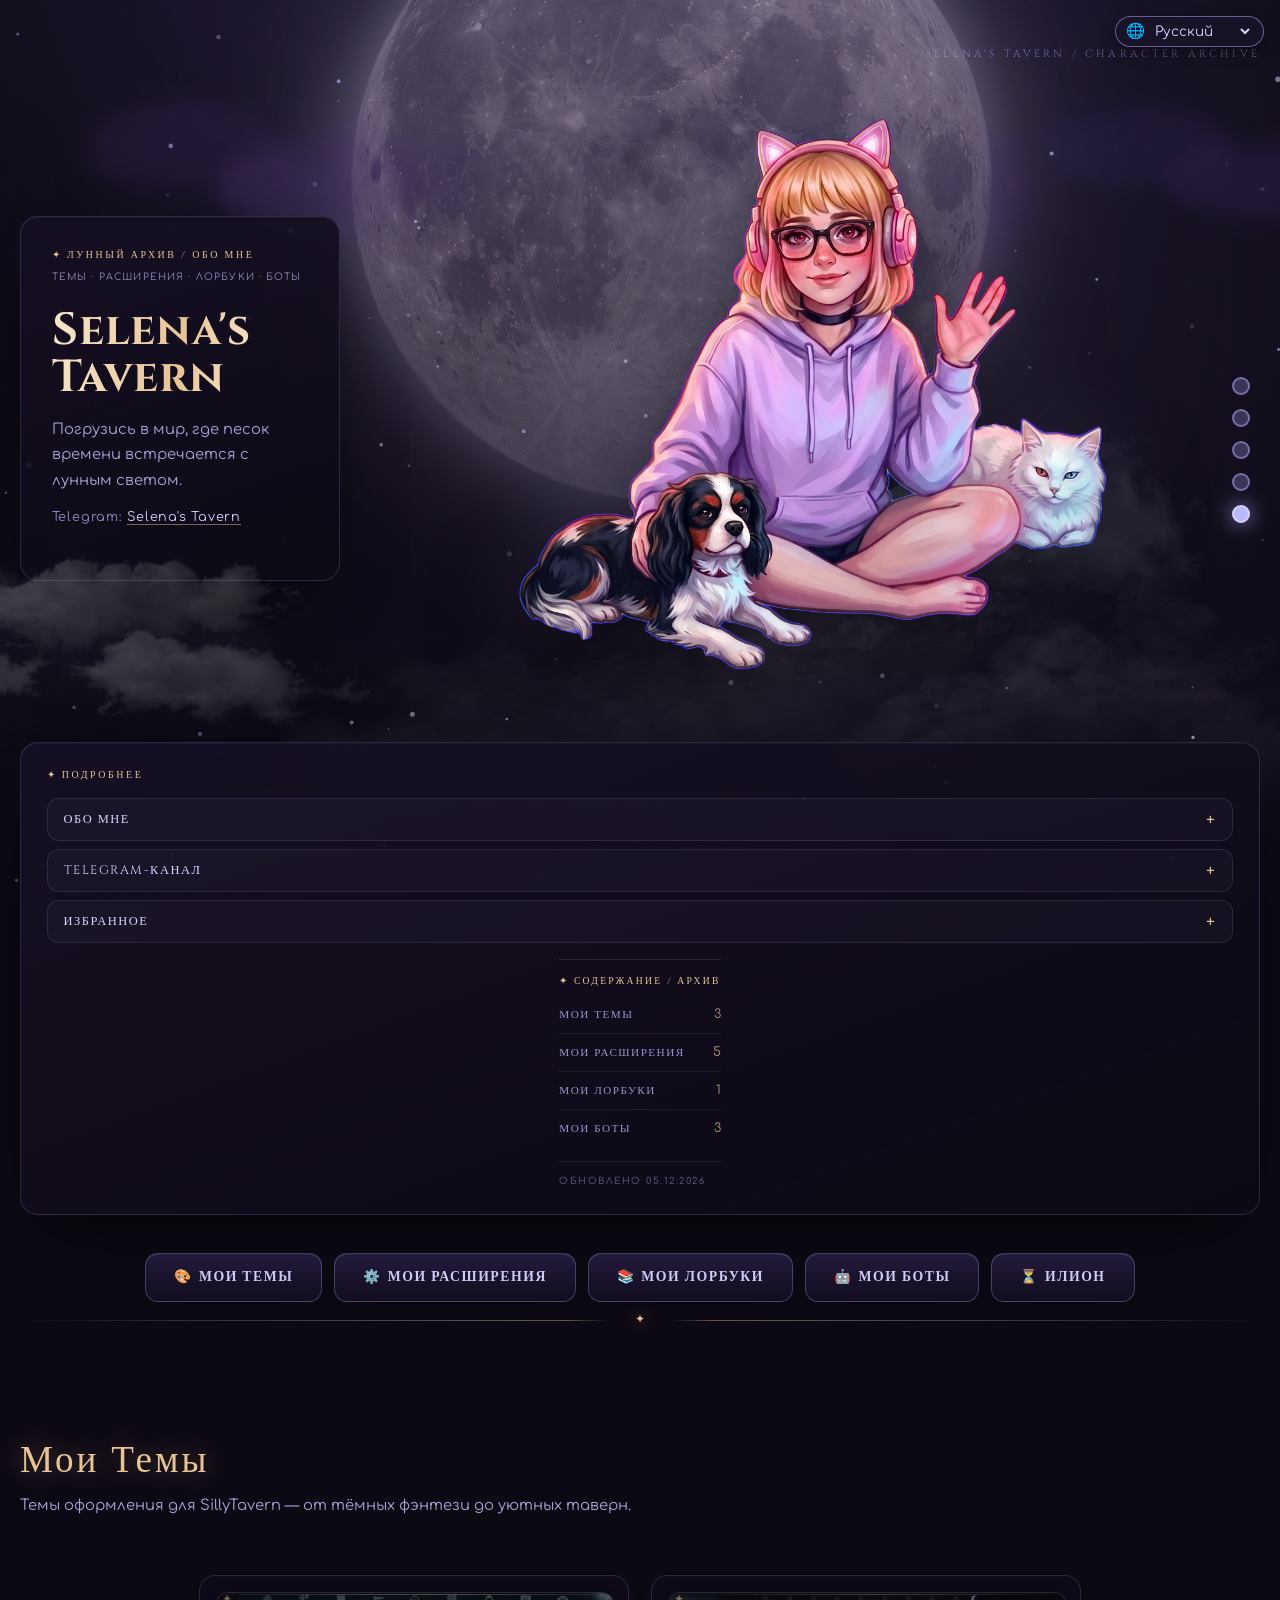
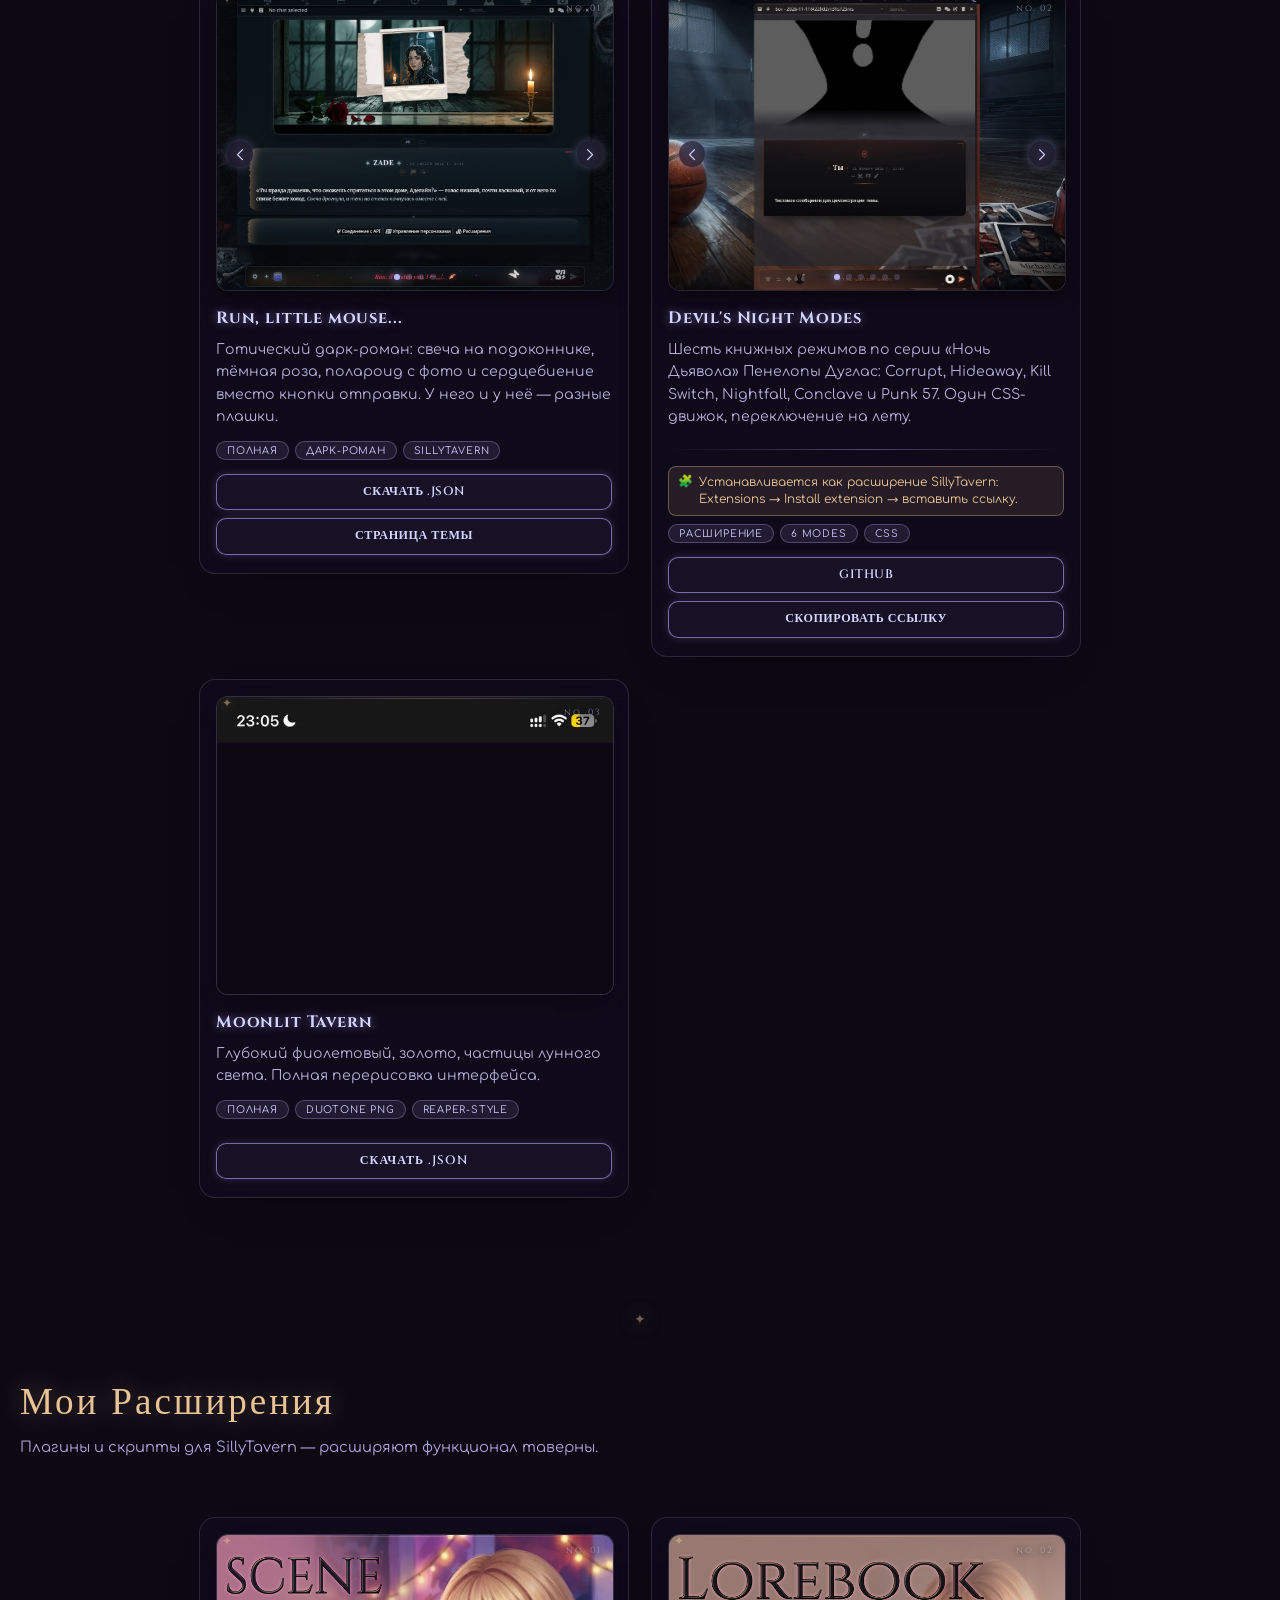
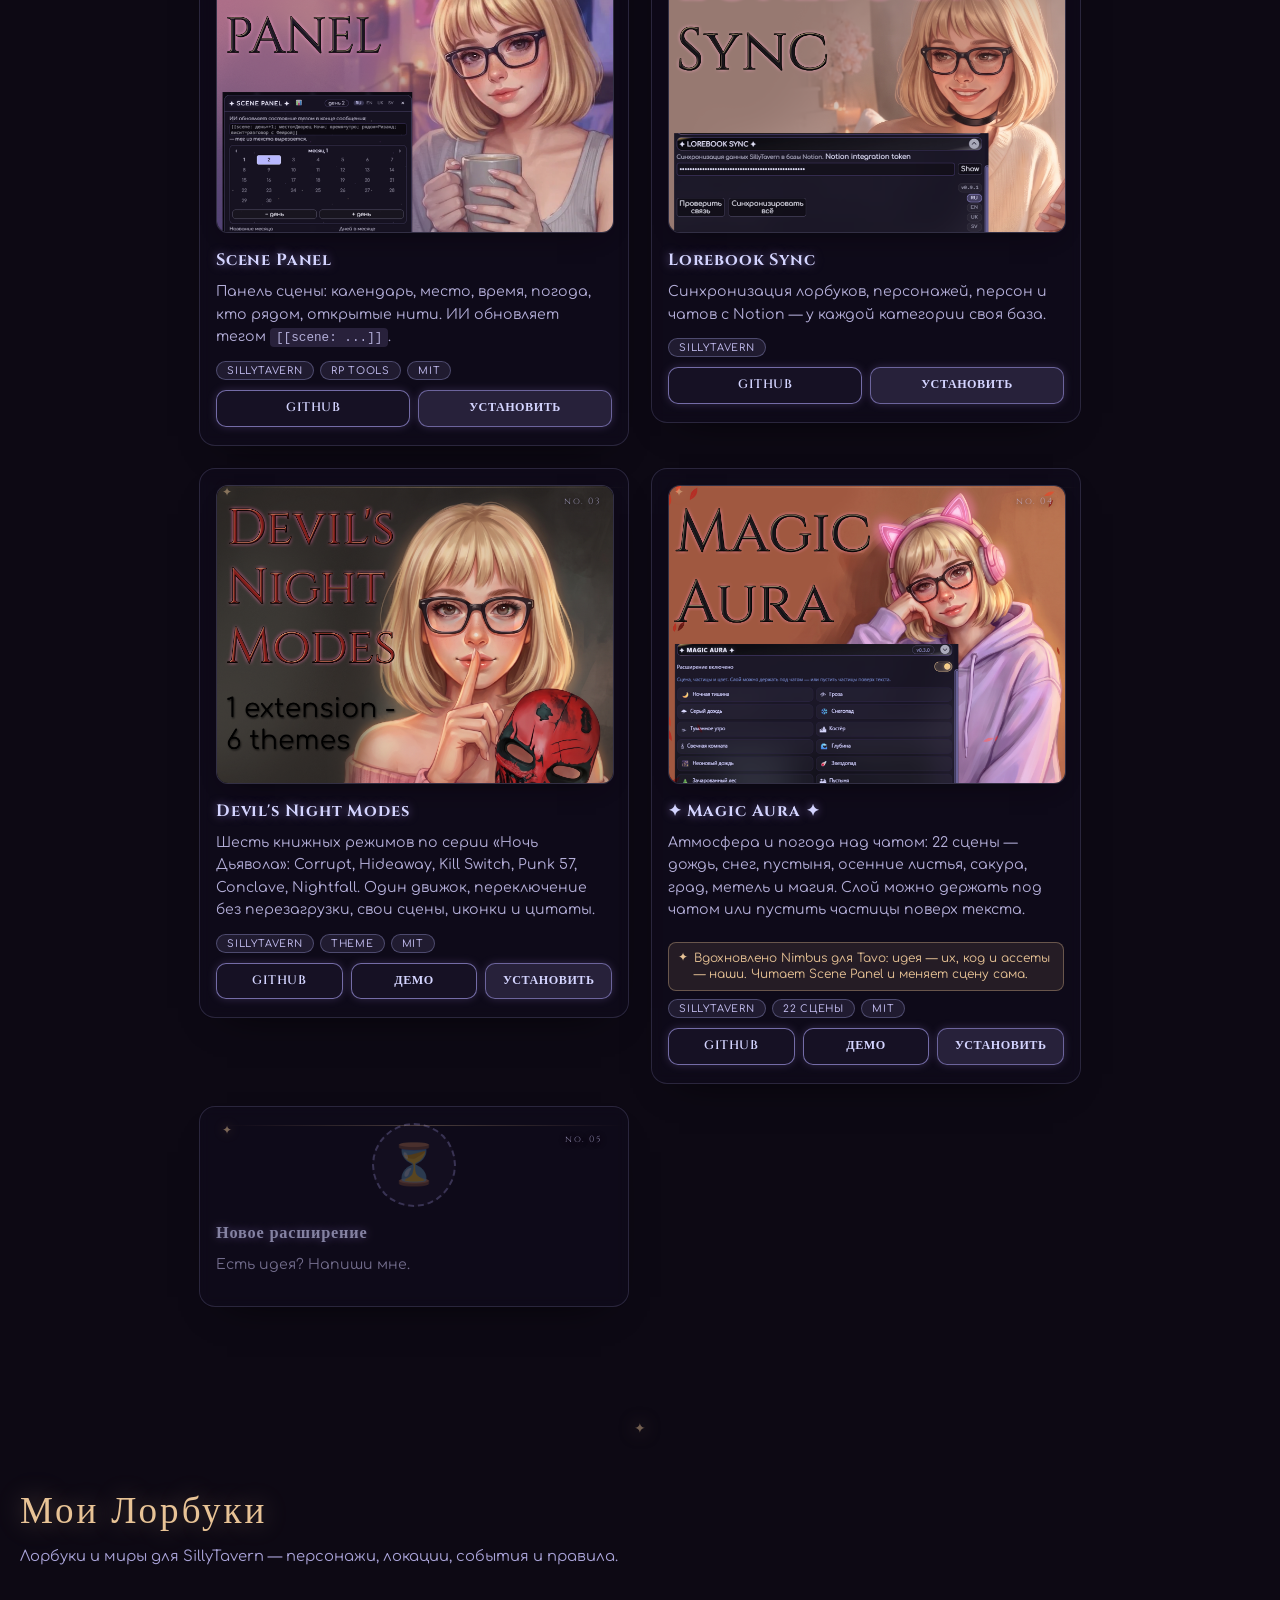
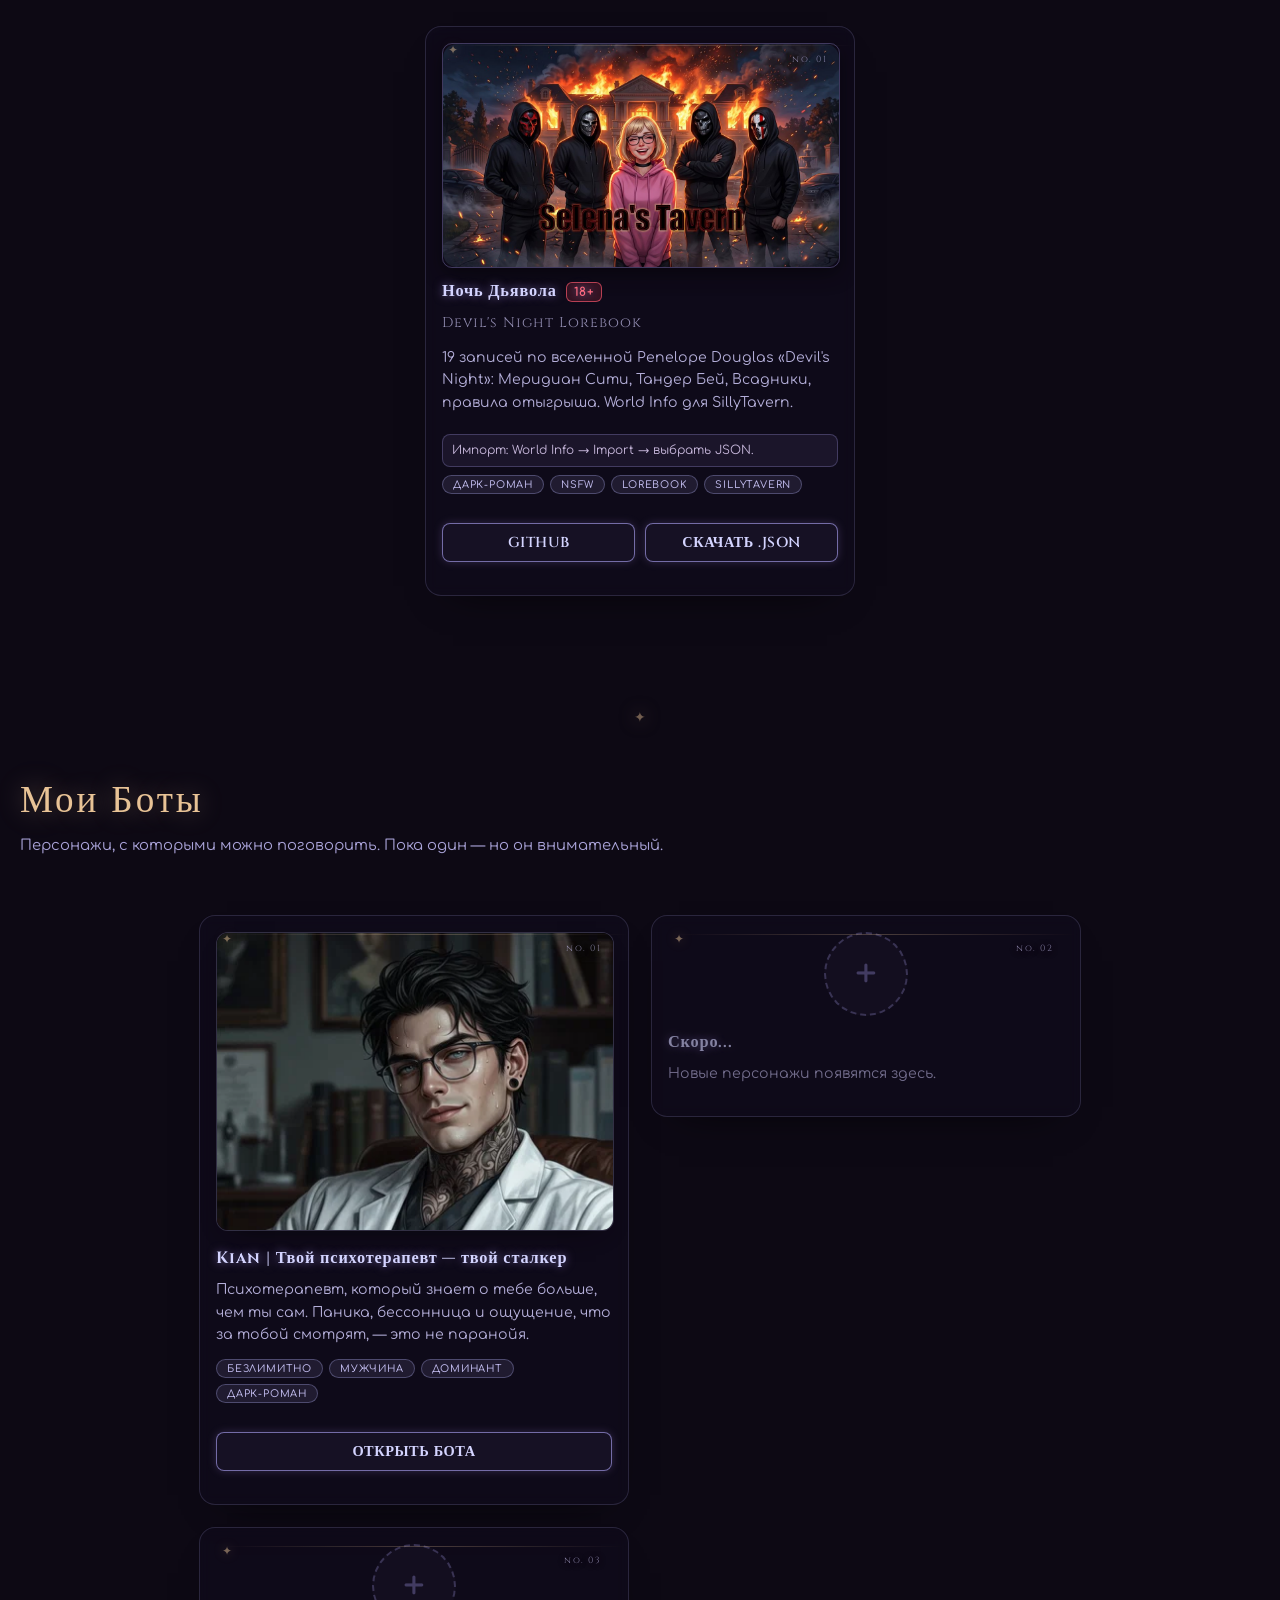
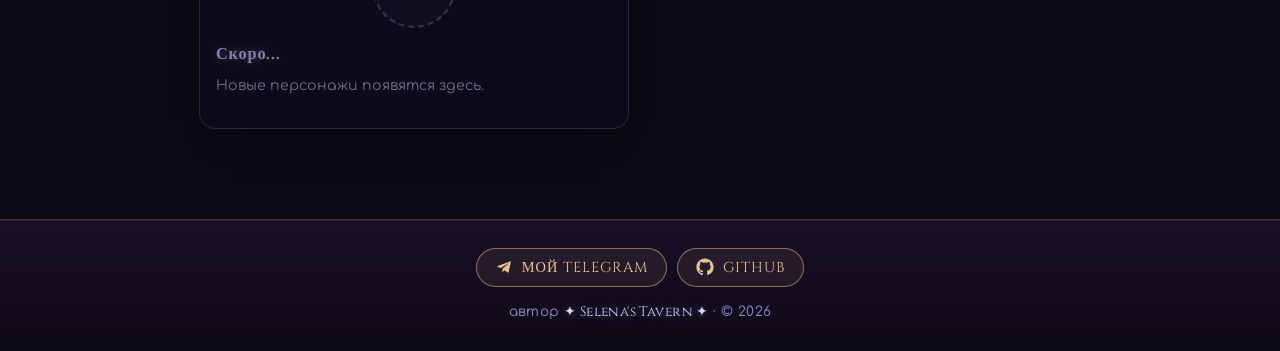
<file: index.html>
<!DOCTYPE html>
<html lang="ru">
<head>
    <meta charset="UTF-8">
    <meta name="viewport" content="width=device-width, initial-scale=1.0, viewport-fit=cover">
    <link rel="icon" type="image/svg+xml" href="img/favicon.svg?v=3">
    <link rel="icon" type="image/png" sizes="64x64" href="img/favicon-64.png">
    <link rel="apple-touch-icon" sizes="180x180" href="img/favicon-180.png">
    <meta name="theme-color" content="#0d0914">
    <meta name="apple-mobile-web-app-status-bar-style" content="black-translucent">
    <title data-i18n="page.index.title">Selena's Tavern | Эфирная Луна</title>
    
    <link rel="stylesheet" href="css/style.css">
    <link rel="stylesheet" href="https://cdn.jsdelivr.net/npm/swiper@11/swiper-bundle.min.css" />
</head>
<body>

    <div id="particles-js"></div>

    <!-- Небо: фон с луной -->
    <div class="sky" aria-hidden="true"></div>

    <!-- Туман: при прокрутке плавно застилает луну -->
    <div class="fog" aria-hidden="true"></div>

    <!-- Облака: один раз заезжают слева направо при загрузке и останавливаются -->
    <div class="clouds" aria-hidden="true">
        <div class="clouds__layer clouds__layer--far"></div>
        <div class="clouds__layer clouds__layer--near"></div>
    </div>

    <!-- Переключатель языка -->
    <div class="lang-switch" role="group" aria-label="Language">
        <span class="lang-globe" aria-hidden="true">🌐</span>
        <select id="lang-select" aria-label="Language">
            <option value="ru">Русский</option>
            <option value="en">English</option>
            <option value="uk">Українська</option>
            <option value="sv">Svenska</option>
        </select>
    </div>

    <!-- Плавающая навигация справа -->
    <nav class="scroll-nav" aria-label="Навигация по страницам">
        <a href="#about" class="scroll-nav__dot" data-label="Обо мне"></a>
        <a href="#themes" class="scroll-nav__dot" data-label="Темы"></a>
        <a href="#extensions" class="scroll-nav__dot" data-label="Расширения"></a>
        <a href="#lorebooks" class="scroll-nav__dot" data-label="Лорбуки"></a>
        <a href="#bots" class="scroll-nav__dot" data-label="Боты"></a>
    </nav>

    <div class="container">
        <!-- ====== ОБЛОЖКА ====== -->
        <section class="cover" id="about" aria-labelledby="cover-title">
            <p class="cover__archive" data-i18n="cover.archive">Selena's Tavern / Character Archive</p>

            <div class="cover__stage">
                <div class="cover__panel">
                    <p class="cover__kicker" data-i18n="cover.kicker">✦ Лунный архив / Обо мне</p>
                    <p class="cover__eyebrow" data-i18n="cover.eyebrow">Темы · Расширения · Лорбуки · Боты</p>

                    <h1 class="cover__title" id="cover-title" data-i18n="cover.title">Мир, персонажи и хаос.</h1>

                    <p class="cover__intro" data-i18n="tagline">Погрузись в мир, где песок времени встречается с лунным светом.</p>

                    <p class="cover__contact">
                        <span data-i18n="cover.contactLabel">Telegram</span>:
                        <a href="https://t.me/+vJVPtuqeHu85ZjU6" target="_blank" rel="noopener noreferrer">Selena's Tavern</a>
                    </p>
                </div>

                <div class="cover__art">
                    <img src="img/Jag.png" alt="Selena with Bruno the dog and Luna the cat" width="620" height="620">
                </div>

                <aside class="cover__panel cover__panel--info">
                    <p class="cover__kicker" data-i18n="cover.info.kicker">✦ Подробнее</p>

                    <div class="cover__accordions">
                        <details class="cover__acc">
                            <summary data-i18n="about.title">Обо мне</summary>
                            <div class="cover__acc-body" data-i18n="about.text">Привет! Я Селена — родом из Киева, а теперь живу на юге Швеции с псом Бруно и кошкой Луной.</div>
                        </details>

                        <details class="cover__acc">
                            <summary data-i18n="cover.acc2">Telegram-канал</summary>
                            <div class="cover__acc-body" data-i18n-html="cover.acc2.text">
                                Обновления, скриншоты и то, что ещё в работе — в канале <a href="https://t.me/selenatavern" target="_blank" rel="noopener noreferrer">@selenatavern</a>.
                            </div>
                        </details>

                        <details class="cover__acc">
                            <summary data-i18n="cover.acc3">Избранное</summary>
                            <div class="cover__acc-body" data-i18n-html="cover.acc3.text">
                                <a href="#themes">Moonlit Tavern</a> — полная перерисовка интерфейса.
                            </div>
                        </details>
                    </div>

                    <div class="cover__toc" aria-labelledby="cover-toc-kicker">
                    <p class="cover__toc-kicker" id="cover-toc-kicker" data-i18n="cover.toc.kicker">✦ Содержание / Архив</p>
                    <ul class="cover__toc-list">
                        <li>
                            <a href="#themes">
                                <span class="cover__toc-name" data-i18n="nav.themes">Мои Темы</span>
                                <span class="cover__toc-count" data-count="themes-grid">0</span>
                            </a>
                        </li>
                        <li>
                            <a href="#extensions">
                                <span class="cover__toc-name" data-i18n="nav.extensions">Мои Расширения</span>
                                <span class="cover__toc-count" data-count="extensions-grid">0</span>
                            </a>
                        </li>
                        <li>
                            <a href="#lorebooks">
                                <span class="cover__toc-name" data-i18n="nav.lorebooks">Мои Лорбуки</span>
                                <span class="cover__toc-count" data-count="lorebooks-grid">0</span>
                            </a>
                        </li>
                        <li>
                            <a href="#bots">
                                <span class="cover__toc-name" data-i18n="nav.bots">Мои Боты</span>
                                <span class="cover__toc-count" data-count="bots-grid">1</span>
                            </a>
                        </li>
                        </ul>
                        <p class="cover__toc-updated"><span data-i18n="cover.toc.updated">Обновлено</span> <span id="cover-updated">—</span></p>
                    </div>
                </aside>
            </div>
        </section>

        <nav class="nav-menu nav-menu--tabs" aria-label="Разделы">
            <a href="#themes" class="btn"><span aria-hidden="true">🎨</span> <span data-i18n="nav.themes">Мои Темы</span></a>
            <a href="#extensions" class="btn"><span aria-hidden="true">⚙️</span> <span data-i18n="nav.extensions">Мои Расширения</span></a>
            <a href="#lorebooks" class="btn"><span aria-hidden="true">📚</span> <span data-i18n="nav.lorebooks">Мои Лорбуки</span></a>
            <a href="#bots" class="btn"><span aria-hidden="true">🤖</span> <span data-i18n="nav.bots">Мои Боты</span></a>
            <a href="ilion.html" class="btn"><span aria-hidden="true">⏳</span> <span data-i18n="nav.ilion">Илион</span></a>
        </nav>

        <div class="rule" aria-hidden="true"><span>✦</span></div>

        <main>
            <!-- ====== МОИ ТЕМЫ ====== -->
            <section id="themes" style="margin-top: 50px;">
                <h2 style="text-align: center;"><span aria-hidden="true">🎨</span> <span data-i18n="themes.title">Мои Темы</span></h2>
                <p style="text-align: center; color: #b8b8ff; margin-bottom: 30px;" data-i18n="themes.subtitle">Темы оформления для SillyTavern — от тёмных фэнтези до уютных таверн.</p>
                <div class="card-grid" id="themes-grid">
                    <div class="card theme-card" data-theme="run-little-mouse">
                        <div class="theme-gallery swiper">
                            <div class="swiper-wrapper">
                                <div class="swiper-slide"><img src="themes/run-little-mouse/main.jpg" alt="Run, little mouse... — главный экран темы" loading="lazy"></div>
                                <div class="swiper-slide"><img src="themes/run-little-mouse/plates.jpg" alt="Run, little mouse... — плашки персонажа и пользователя" loading="lazy"></div>
                                <div class="swiper-slide"><img src="themes/run-little-mouse/input.jpg" alt="Run, little mouse... — панель ввода со свечой и бабочкой" loading="lazy"></div>
                                <div class="swiper-slide"><img src="themes/run-little-mouse/splash.jpg" alt="Run, little mouse... — экран загрузки с сердцебиением" loading="lazy"></div>
                            </div>
                            <div class="swiper-button-next"></div>
                            <div class="swiper-button-prev"></div>
                            <div class="swiper-pagination"></div>
                        </div>
                        <div class="theme-emblem" aria-hidden="true">🕯️🐭🥀🗡️</div>
                        <h3>Run, little mouse...</h3>
                        <p data-i18n="theme.runmouse.desc">Готический дарк-роман: свеча на подоконнике, тёмная роза, полароид с фото и сердцебиение вместо кнопки отправки. У него и у неё — разные плашки.</p>
                        <div class="theme-tags">
                            <span class="tag" data-i18n="tag.full">Полная</span>
                            <span class="tag" data-i18n="tag.darkromance">Дарк-роман</span>
                            <span class="tag" data-i18n="tag.sillytavern">SillyTavern</span>
                        </div>
                        <div class="theme-actions">
                            <a href="https://github.com/satsvi97/run-little-mouse/releases/latest/download/run-little-mouse.json" download="run-little-mouse.json" class="btn theme-download" data-i18n="btn.downloadJson">Скачать .json</a>
                            <a href="https://satsvi97.github.io/run-little-mouse/" target="_blank" rel="noopener noreferrer" class="btn" data-i18n="btn.themePage">Страница темы</a>
                        </div>
                    </div>
                    <div class="card theme-card theme-card--ext" data-theme="devils-night">
                        <div class="theme-gallery swiper">
                            <div class="swiper-wrapper">
                                <div class="swiper-slide"><img src="themes/devils-night/desktop-corrupt.jpg" alt="Corrupt — режим темы Devil's Night" loading="lazy"></div>
                                <div class="swiper-slide"><img src="themes/devils-night/desktop-hideaway.jpg" alt="Hideaway — режим темы Devil's Night" loading="lazy"></div>
                                <div class="swiper-slide"><img src="themes/devils-night/desktop-killswitch.jpg" alt="Kill Switch — режим темы Devil's Night" loading="lazy"></div>
                                <div class="swiper-slide"><img src="themes/devils-night/desktop-punk57.jpg" alt="Punk 57 — режим темы Devil's Night" loading="lazy"></div>
                                <div class="swiper-slide"><img src="themes/devils-night/desktop-conclave.jpg" alt="Conclave — режим темы Devil's Night" loading="lazy"></div>
                                <div class="swiper-slide"><img src="themes/devils-night/desktop-nightfall.jpg" alt="Nightfall — режим темы Devil's Night" loading="lazy"></div>
                            </div>
                            <div class="swiper-button-next"></div>
                            <div class="swiper-button-prev"></div>
                            <div class="swiper-pagination"></div>
                        </div>
                        <div class="theme-emblem" aria-hidden="true">❤️🩶🖤🤍</div>
                        <h3>Devil's Night Modes</h3>
                        <p data-i18n="theme.devils.desc">Шесть книжных режимов по серии «Ночь Дьявола» Пенелопы Дуглас: Corrupt, Hideaway, Kill Switch, Nightfall, Conclave и Punk 57. Один CSS-движок, переключение на лету.</p>
                        <div class="theme-divider" aria-hidden="true"></div>
                        <div class="theme-note">
                            <span class="theme-note-icon" aria-hidden="true">🧩</span>
                            <span data-i18n="theme.devils.note">Устанавливается как расширение SillyTavern: Extensions → Install extension → вставить ссылку.</span>
                        </div>
                        <div class="theme-tags">
                            <span class="tag tag--accent" data-i18n="tag.extension">Расширение</span>
                            <span class="tag">6 modes</span>
                            <span class="tag">CSS</span>
                        </div>
                        <div class="theme-actions">
                            <a href="https://github.com/satsvi97/devils-night-modes" target="_blank" rel="noopener noreferrer" class="btn" data-i18n="btn.github">GitHub</a>
                            <button class="btn theme-install" data-copy="https://github.com/satsvi97/devils-night-modes" data-i18n="btn.copyLink">Скопировать ссылку</button>
                        </div>
                    </div>
                    <div class="card theme-card" data-theme="moonlit-tavern">
                        <img src="themes/Moonlit%20Tavern1.jpg" alt="Moonlit Tavern — тема для SillyTavern" loading="lazy">
                        <div class="theme-emblem" aria-hidden="true">🌙⌛️✨🦂</div>
                        <h3>Moonlit Tavern</h3>
                        <p data-i18n="theme.moonlit.desc">Глубокий фиолетовый, золото, частицы лунного света. Полная перерисовка интерфейса.</p>
                        <div class="theme-tags">
                            <span class="tag" data-i18n="tag.full">Полная</span>
                            <span class="tag" data-i18n="tag.duotone">Duotone PNG</span>
                            <span class="tag" data-i18n="tag.reaper">REAPER-style</span>
                        </div>
                        <button class="btn theme-download" data-theme="moonlit-tavern" data-i18n="btn.downloadJson">Скачать .json</button>
                    </div>
                </div>
            </section>

            <!-- ====== МОИ РАСШИРЕНИЯ ====== -->
            <section id="extensions" style="margin-top: 60px;">
                <h2 style="text-align: center;"><span aria-hidden="true">⚙️</span> <span data-i18n="ext.title">Мои Расширения</span></h2>
                <p style="text-align: center; color: #b8b8ff; margin-bottom: 30px;" data-i18n="ext.subtitle">Плагины и скрипты для SillyTavern — расширяют функционал таверны.</p>
                <div class="card-grid" id="extensions-grid">
                    <div class="card ext-card" data-ext="scene-panel">
                         <img src="img/scenepanel.png" alt="scene-panel" loading="lazy">
                        <h3>Scene Panel</h3>
                        <p data-i18n-html="ext.scene.desc">Панель сцены: календарь, место, время, погода, кто рядом, открытые нити. ИИ обновляет тегом <code>[[scene: ...]]</code>.</p>
                        <div class="ext-links">
                            <a href="https://github.com/satsvi97/scene-panel" target="_blank" class="btn" data-i18n="btn.github">GitHub</a>
                            <button class="btn ext-install" data-ext="scene-panel" data-copy="https://github.com/satsvi97/scene-panel" data-i18n="btn.install">Установить</button>
                        </div>
                        <div class="ext-tags">
                            <span class="tag" data-i18n="tag.sillytavern">SillyTavern</span>
                            <span class="tag" data-i18n="tag.rptools">RP Tools</span>
                            <span class="tag" data-i18n="tag.mit">MIT</span>
                        </div>
                    </div>
                    <div class="card ext-card" data-ext="lorbook-sync">
                        <img src="img/lorebookpr.png" alt="lorbook-sync" loading="lazy">
                        <h3 data-i18n="ext.lore.title">Lorebook Sync</h3>
                        <p data-i18n="ext.lore.desc">Синхронизация лорбуков, персонажей, персон и чатов с Notion — у каждой категории своя база.</p>
                        <div class="ext-links">
                            <a href="https://github.com/satsvi97/lorebook-sync" target="_blank" class="btn" data-i18n="btn.github">GitHub</a>
                            <button class="btn ext-install" data-ext="lorbook-sync" data-i18n="btn.install">Установить</button>
                        </div>
                        <div class="ext-tags">
                            <span class="tag" data-i18n="tag.sillytavern">SillyTavern</span>
                        </div>
                    </div>
                    <div class="card ext-card" data-ext="devils-night-modes">
                        <img src="img/dnm.png" alt="devil's-night-modes" loading="lazy">
                        <h3>Devil's Night Modes</h3>
                        <p>Шесть книжных режимов по серии «Ночь Дьявола»: Corrupt, Hideaway, Kill Switch, Punk 57, Conclave, Nightfall. Один движок, переключение без перезагрузки, свои сцены, иконки и цитаты.</p>
                        <div class="ext-links">
                            <a href="https://github.com/satsvi97/devils-night-modes" target="_blank" class="btn" data-i18n="btn.github">GitHub</a>
                            <a href="https://satsvi97.github.io/devils-night-modes/demo/" target="_blank" class="btn">Демо</a>
                            <button class="btn ext-install" data-ext="devils-night-modes" data-copy="https://github.com/satsvi97/devils-night-modes" data-i18n="btn.install">Установить</button>
                        </div>
                        <div class="ext-tags">
                            <span class="tag" data-i18n="tag.sillytavern">SillyTavern</span>
                            <span class="tag">Theme</span>
                            <span class="tag" data-i18n="tag.mit">MIT</span>
                        </div>
                    </div>
                    <div class="card ext-card" data-ext="magic-aura">
                        <img src="img/magicaurapr.png" alt="Magic Aura — атмосфера и погода для SillyTavern" loading="lazy">
                        <h3>✦ Magic Aura ✦</h3>
                        <p data-i18n="ext.aura.desc">Атмосфера и погода над чатом: 22 сцены — дождь, снег, пустыня, осенние листья, сакура, град, метель и магия. Слой можно держать под чатом или пустить частицы поверх текста.</p>
                        <div class="theme-note">
                            <span class="theme-note-icon" aria-hidden="true">✦</span>
                            <span data-i18n="ext.aura.note">Вдохновлено Nimbus для Tavo: идея — их, код и ассеты — наши. Сделано с любовью Selena's Tavern.</span>
                        </div>
                        <div class="ext-links">
                            <a href="https://github.com/satsvi97/magic-aura" target="_blank" rel="noopener noreferrer" class="btn" data-i18n="btn.github">GitHub</a>
                            <a href="https://satsvi97.github.io/magic-aura/demo/demo.html" target="_blank" rel="noopener noreferrer" class="btn" data-i18n="btn.demo">Демо</a>
                            <button class="btn ext-install" data-ext="magic-aura" data-copy="https://github.com/satsvi97/magic-aura" data-i18n="btn.install">Установить</button>
                        </div>
                        <div class="ext-tags">
                            <span class="tag" data-i18n="tag.sillytavern">SillyTavern</span>
                            <span class="tag" data-i18n="tag.scenes">22 сцены</span>
                            <span class="tag" data-i18n="tag.mit">MIT</span>
                        </div>
                    </div>
                    <div class="card ext-card empty" data-ext="wip">
                        <div class="empty-icon">⏳</div>
                        <h3 data-i18n="ext.new.title">Новое расширение</h3>
                        <p data-i18n="ext.new.desc">Работа в процессе...</p>
                    </div>
                </div>
            </section>

            <!-- ====== МОИ ЛОРБУКИ ====== -->
            <section id="lorebooks" style="margin-top: 60px;">
                <h2 style="text-align: center;"><span aria-hidden="true">📚</span> <span data-i18n="lorebooks.title">Мои Лорбуки</span></h2>
                <p style="text-align: center; color: #b8b8ff; margin-bottom: 30px;" data-i18n="lorebooks.subtitle">Лорбуки и миры для SillyTavern — персонажи, локации, события и правила.</p>
                <div class="card-grid" id="lorebooks-grid">
                    <div class="card lorebook-card" data-lorebook="devils-night">
                        <div class="lorebook-cover">
                            <img src="img/devils-night-lorebook-cover.jpg" alt="Обложка лорбука «Ночь Дьявола»" loading="lazy">
                        </div>
                        <h3><span data-i18n="lorebook.devils.title">Ночь Дьявола</span> <span class="age-badge">18+</span></h3>
                        <p class="lorebook-subtitle">Devil's Night Lorebook</p>
                        <p data-i18n="lorebook.devils.desc">19 записей по вселенной Penelope Douglas «Devil's Night»: Меридиан Сити, Тандер Бей, Всадники, правила отыгрыша. World Info для SillyTavern.</p>
                        <div class="lorebook-note" data-i18n="lorebook.devils.note">Импорт: World Info → Import → выбрать JSON.</div>
                        <div class="theme-tags">
                            <span class="tag" data-i18n="tag.darkromance">Дарк-роман</span>
                            <span class="tag" data-i18n="tag.nsfw">NSFW</span>
                            <span class="tag" data-i18n="tag.lorebook">Lorebook</span>
                            <span class="tag" data-i18n="tag.sillytavern">SillyTavern</span>
                        </div>
                        <div class="ext-links">
                            <a href="https://github.com/satsvi97/devils-night-lorebook" target="_blank" rel="noopener noreferrer" class="btn" data-i18n="btn.github">GitHub</a>
                            <a href="lorebooks/devils-night-lorebook.json" download="devils-night-lorebook.json" class="btn" data-i18n="btn.downloadJson">Скачать .json</a>
                        </div>
                    </div>
                    <!-- Следующий лорбук добавим сюда -->
                </div>
            </section>

            <!-- ====== МОИ БОТЫ ====== -->
            <section id="bots" style="margin-top: 60px;">
                <h2 style="text-align: center;"><span aria-hidden="true">🤖</span> <span data-i18n="bots.title">Мои Боты</span></h2>
                <p style="text-align: center; color: #b8b8ff; margin-bottom: 30px;" data-i18n="bots.subtitle">Персонажи для SillyTavern. Пока пусто — наполняю по мере готовности.</p>
                <div class="card-grid" id="bots-grid">
                    <div class="card bot-card" data-bot="kian">
                        <img src="img/bot-kian.webp" alt="Kian — психотерапевт из JanitorAI" loading="lazy">
                        <h3 data-i18n="bot.kian.name">Kian | Твой психотерапевт — твой сталкер</h3>
                        <p data-i18n="bot.kian.desc">Психотерапевт, который знает о тебе больше, чем ты сам. Паника, бессонница и ощущение, что за тобой смотрят, — это не паранойя.</p>
                        <div class="theme-tags">
                            <span class="tag" data-i18n="tag.limitless">Безлимитно</span>
                            <span class="tag" data-i18n="tag.male">Мужчина</span>
                            <span class="tag" data-i18n="tag.dominant">Доминант</span>
                            <span class="tag" data-i18n="tag.darkromance">Дарк-роман</span>
                        </div>
                        <div class="ext-links">
                            <a href="https://janitorai.com/ru/characters/d3118570-f784-47bd-903b-314e8a0ecdc5_character-kian-your-therapist-is-your-stalker" target="_blank" rel="noopener noreferrer" class="btn" data-i18n="btn.openBot">Открыть бота</a>
                        </div>
                    </div>
                    <div class="card bot-card empty" data-bot="new">
                        <div class="empty-icon">+</div>
                        <h3 data-i18n="bots.soon.title">Скоро...</h3>
                        <p data-i18n="bots.soon.desc">Новые персонажи появятся здесь.</p>
                    </div>
                    <div class="card bot-card empty" data-bot="new">
                        <div class="empty-icon">+</div>
                        <h3 data-i18n="bots.soon.title">Скоро...</h3>
                        <p data-i18n="bots.soon.desc">Новые персонажи появятся здесь.</p>
                    </div>
                </div>
            </section>
        </main>
    </div>

    <!-- Футер -->
    <footer class="site-footer">
        <div class="footer-socials">
            <a class="footer-social" href="https://t.me/+vJVPtuqeHu85ZjU6" target="_blank" rel="noopener noreferrer">
                <svg class="social-icon" viewBox="0 0 24 24" aria-hidden="true">
                    <path d="M9.78 18.65l.28-4.23 7.68-6.92c.34-.31-.07-.46-.52-.19L7.74 13.3 3.64 12c-.88-.25-.89-.86.2-1.3l15.97-6.16c.73-.33 1.43.18 1.15 1.3l-2.72 12.81c-.19.91-.74 1.13-1.5.71L12.6 16.3l-1.99 1.93c-.23.23-.42.42-.83.42z"/>
                </svg>
                <span data-i18n="footer.telegram">Мой Telegram</span>
            </a>
            <a class="footer-social" href="https://github.com/satsvi97" target="_blank" rel="noopener noreferrer">
                <svg class="social-icon" viewBox="0 0 24 24" aria-hidden="true">
                    <path d="M12 .5C5.73.5.5 5.73.5 12c0 5.08 3.29 9.39 7.86 10.91.58.11.79-.25.79-.56 0-.28-.01-1.02-.02-2-3.2.7-3.88-1.54-3.88-1.54-.52-1.33-1.28-1.68-1.28-1.68-1.05-.72.08-.71.08-.71 1.16.08 1.77 1.19 1.77 1.19 1.03 1.77 2.7 1.26 3.36.96.1-.75.4-1.26.73-1.55-2.55-.29-5.23-1.28-5.23-5.7 0-1.26.45-2.29 1.19-3.1-.12-.29-.52-1.46.11-3.05 0 0 .97-.31 3.18 1.18a11.1 11.1 0 0 1 5.8 0c2.2-1.49 3.17-1.18 3.17-1.18.63 1.59.23 2.76.11 3.05.74.81 1.19 1.84 1.19 3.1 0 4.43-2.69 5.41-5.25 5.69.41.35.78 1.05.78 2.12 0 1.53-.01 2.76-.01 3.14 0 .31.21.67.8.56A11.51 11.51 0 0 0 23.5 12C23.5 5.73 18.27.5 12 .5z"/>
                </svg>
                <span data-i18n="footer.github">GitHub</span>
            </a>
        </div>
        <p class="footer-copy">
            <span data-i18n="footer.made">автор</span>
            <span class="footer-brand">✦ Selena's Tavern ✦</span> · © 2026
        </p>
    </footer>

    <script src="https://cdn.jsdelivr.net/npm/swiper@11/swiper-bundle.min.js"></script>
    <script src="js/main.js"></script>
    <script src="js/i18n.js"></script>
    
    <script>
    // Активная точка в плавающей навигации при скролле
    const sections = ['about', 'themes', 'extensions', 'lorebooks', 'bots'];
    const dots = document.querySelectorAll('.scroll-nav__dot');
    
    const observer = new IntersectionObserver((entries) => {
        entries.forEach(entry => {
            if (entry.isIntersecting) {
                const id = entry.target.id;
                dots.forEach(dot => {
                    dot.classList.toggle('active', dot.getAttribute('href') === '#' + id);
                });
            }
        });
    }, { rootMargin: '-40% 0px -50% 0px', threshold: 0 });
    
    sections.forEach(id => {
        const el = document.getElementById(id);
        if (el) observer.observe(el);
    });
    
    // Плавный скролл для якорей (фоллбек для старых браузеров)
    document.querySelectorAll('a[href^="#"]').forEach(anchor => {
        anchor.addEventListener('click', function(e) {
            const targetId = this.getAttribute('href');
            if (targetId === '#') return;
            const target = document.querySelector(targetId);
            if (target) {
                e.preventDefault();
                target.scrollIntoView({ behavior: 'smooth', block: 'start' });
                history.pushState(null, '', targetId);
            }
        });
    });
    </script>
</body>
</html>
</file>
<file: css/style.css>
@import url('https://fonts.googleapis.com/css2?family=Cinzel:wght@400;600;700&family=Comfortaa:wght@400;500;700&display=swap');

/* ====== БАЗОВЫЕ НАСТРОЙКИ И ФОН ====== */
html {
    scroll-behavior: smooth;
    background-color: #0d0914;
    color-scheme: dark;
}
body {
    font-family: 'Comfortaa', sans-serif;
    background-color: #0d0914;
    background-image: linear-gradient(135deg, #0d0914 0%, #1e1433 40%, #2a1e4d 100%);
    background-attachment: fixed;
    color: #e6e6fa;
    margin: 0;
    padding: 0;
    min-height: 100vh;
    min-height: 100dvh;
    overflow-x: hidden;
}

/* Фон для частиц */
#particles-js {
    position: fixed;
    width: 100%;
    height: 100%;
    top: 0;
    left: 0;
    z-index: 1;
    pointer-events: none;
}

/* ====== ПЛАВАЮЩАЯ НАВИГАЦИЯ (справа) ====== */
.scroll-nav {
    position: fixed;
    right: 30px;
    top: 50%;
    transform: translateY(-50%);
    z-index: 100;
    display: flex;
    flex-direction: column;
    gap: 14px;
    pointer-events: none; /* сами точки кликабельны, контейнер нет */
}
.scroll-nav__dot {
    width: 14px;
    height: 14px;
    border-radius: 50%;
    background: rgba(180, 170, 255, 0.25);
    border: 2px solid rgba(180, 170, 255, 0.5);
    cursor: pointer;
    pointer-events: auto;
    transition: all 0.3s ease;
    position: relative;
}
.scroll-nav__dot::before {
    content: attr(data-label);
    position: absolute;
    right: 22px;
    top: 50%;
    transform: translateY(-50%);
    font-family: 'Comfortaa', sans-serif;
    font-size: 0.75em;
    color: #b8b8ff;
    white-space: nowrap;
    opacity: 0;
    visibility: hidden;
    transition: all 0.2s ease;
    text-shadow: 0 0 5px rgba(180, 170, 255, 0.6);
}
.scroll-nav__dot:hover {
    background: rgba(180, 170, 255, 0.5);
    border-color: #d4d4ff;
    box-shadow: 0 0 15px rgba(180, 170, 255, 0.6);
    transform: scale(1.2);
}
.scroll-nav__dot:hover::before {
    opacity: 1;
    visibility: visible;
    right: 28px;
}
.scroll-nav__dot.active {
    background: #b8b8ff;
    border-color: #d4d4ff;
    box-shadow: 0 0 20px rgba(180, 170, 255, 0.8);
}
@media (max-width: 768px) {
    .scroll-nav { display: none; }
}

/* ====== ПЕРЕКЛЮЧАТЕЛЬ ЯЗЫКА ====== */
.lang-switch {
    position: fixed;
    top: calc(16px + env(safe-area-inset-top, 0px));
    right: calc(16px + env(safe-area-inset-right, 0px));
    z-index: 300;
    display: flex;
    align-items: center;
    gap: 6px;
    padding: 6px 10px;
    border-radius: 999px;
    background: rgba(25, 20, 40, 0.82);
    border: 1px solid rgba(180, 170, 255, 0.5);
    box-shadow: 0 4px 16px rgba(0, 0, 0, 0.4);
    backdrop-filter: blur(8px);
    -webkit-backdrop-filter: blur(8px);
}
.lang-switch .lang-globe {
    font-size: 0.95rem;
    line-height: 1;
}
.lang-switch select {
    background: transparent;
    border: none;
    color: #d4d4ff;
    font-family: 'Comfortaa', sans-serif;
    font-size: 0.85rem;
    cursor: pointer;
    outline: none;
    padding: 0;
}
.lang-switch select option {
    background: #1e1433;
    color: #e6e6fa;
}
@media (max-width: 768px) {
    .lang-switch {
        top: calc(10px + env(safe-area-inset-top, 0px));
        right: calc(10px + env(safe-area-inset-right, 0px));
        padding: 5px 8px;
    }
    .lang-switch select { font-size: 0.8rem; }
    header { padding-top: 34px; }
}

/* ====== ТИПОГРАФИКА ====== */
h1, h2, h3 {
    font-family: 'Cinzel', serif;
    color: #d4d4ff;
    text-shadow: 0 0 10px rgba(180, 170, 255, 0.6);
    text-align: center;
    letter-spacing: 1px;
}

h1 { font-size: 2.5em; margin-top: 40px; margin-bottom: 10px; }
h2 { font-size: 2em; margin-bottom: 10px; }
h3 { font-size: 1.4em; margin-top: 0; margin-bottom: 10px; }
p { line-height: 1.6; font-size: 1.05em; }
a { color: #b8b8ff; text-decoration: none; transition: all 0.3s ease; }
a:hover { text-shadow: 0 0 8px rgba(180, 170, 255, 0.8); }
code { background: rgba(180, 170, 255, 0.15); padding: 2px 6px; border-radius: 4px; font-size: 0.9em; }

/* ====== КОНТЕЙНЕР ====== */
.container {
    max-width: 1100px;
    margin: 0 auto;
    padding: 20px;
    position: relative;
    z-index: 10;
}

/* ====== НАВИГАЦИЯ (верхняя) ====== */
.nav-menu {
    display: flex;
    justify-content: center;
    gap: 15px;
    margin: 30px 0;
    flex-wrap: wrap;
}

.nav-menu .btn {
    padding: 10px 20px;
    font-size: 0.95em;
}

/* ====== КНОПКИ ====== */
.btn {
    display: inline-flex;
    align-items: center;
    justify-content: center;
    gap: 6px;
    box-sizing: border-box;
    line-height: 1.2;
    background: rgba(25, 20, 40, 0.8);
    border: 1px solid rgba(180, 170, 255, 0.6);
    color: #d4d4ff;
    padding: 12px 24px;
    border-radius: 8px;
    font-family: 'Cinzel', serif;
    font-weight: 600;
    letter-spacing: 1px;
    text-transform: uppercase;
    transition: all 0.3s ease;
    box-shadow: 0 0 10px rgba(180, 170, 255, 0.2);
    cursor: pointer;
    text-align: center;
    white-space: nowrap;
}
.btn:hover:not(:disabled) {
    background: rgba(180, 170, 255, 0.2);
    border-color: #d4d4ff;
    box-shadow: 0 0 20px rgba(180, 170, 255, 0.6);
    transform: translateY(-2px);
}
.btn:disabled {
    opacity: 0.5;
    cursor: not-allowed;
    transform: none;
}

/* ====== КАРТОЧКИ (базовая) ====== */
.card {
    background: #171224;
    box-sizing: border-box;
    border: 1px solid rgba(180, 170, 255, 0.4);
    border-radius: 12px;
    padding: 20px;
    text-align: center;
    backdrop-filter: blur(10px);
    -webkit-backdrop-filter: blur(10px);
    box-shadow: 0 8px 32px 0 rgba(0, 0, 0, 0.37);
    transition: all 0.3s ease;
    display: flex;
    flex-direction: column;
    justify-content: space-between;
}
.card:hover {
    transform: translateY(-5px);
    border-color: rgba(180, 170, 255, 0.8);
    box-shadow: 0 12px 40px 0 rgba(180, 170, 255, 0.2);
}
.card img {
    width: 100%;
    height: auto;
    border-radius: 8px;
    margin-bottom: 15px;
    border: 1px solid rgba(180, 170, 255, 0.3);
    box-shadow: 0 4px 15px rgba(0, 0, 0, 0.5);
}
.card p { color: #c8b8dc; font-size: 0.95em; flex-grow: 1; margin-bottom: 20px; }

/* ====== КАРТОЧЕЧНАЯ СЕТКА ====== */
.card-grid {
    display: grid;
    grid-template-columns: repeat(auto-fill, minmax(280px, 1fr));
    gap: 25px;
    margin-top: 30px;
}

/* Темы: одна карточка — по центру, аккуратного размера */
#themes-grid,
#extensions-grid,
#lorebooks-grid {
    grid-template-columns: repeat(auto-fit, minmax(300px, 360px));
    justify-content: center;
}
@media (min-width: 769px) {
    #themes-grid .card,
    #extensions-grid .card,
    #lorebooks-grid .card {
        min-height: 476px;
    }
    /* в темах высоту задаёт содержимое: у карточек с превью она и так большая,
       а короткая карточка не растягивается пустотой */
    #themes-grid .card {
        min-height: 0;
    }
}

/* ====== ТЕГИ ====== */
.bot-tags, .theme-tags, .ext-tags {
    display: flex;
    flex-wrap: wrap;
    gap: 6px;
    justify-content: center;
    margin: 15px 0;
}
.tag {
    display: inline-block;
    background: rgba(180, 170, 255, 0.15);
    border: 1px solid rgba(180, 170, 255, 0.4);
    color: #b8b8ff;
    padding: 4px 10px;
    border-radius: 999px;
    font-size: 0.75em;
    font-weight: 500;
    text-transform: uppercase;
    letter-spacing: 0.5px;
}

/* ====== БОТ-КАРТОЧКИ ====== */
.theme-emblem {
    font-size: 2.4rem;
    line-height: 1.1;
    margin: 2px 0 10px;
    letter-spacing: 4px;
    filter: drop-shadow(0 0 12px rgba(180, 170, 255, 0.45));
}
.theme-card {
    padding: 18px;
}
.theme-card h3 {
    margin-bottom: 6px;
}
.theme-card > p {
    font-size: 0.9em;
    line-height: 1.45;
    margin: 8px 0 10px;
}
.theme-card .tag {
    font-size: 0.7em;
    padding: 3px 8px;
}
.theme-divider {
    height: 1px;
    margin: 8px 0;
    background: linear-gradient(90deg, transparent, rgba(180, 170, 255, 0.38), transparent);
}
.bot-card img, .theme-card img {
    aspect-ratio: 4/3;
    object-fit: cover;
}
.bot-download, .theme-download {
    margin-top: auto;
    padding: 10px 18px;
    font-size: 0.85em;
}

/* ====== КАРУСЕЛЬ СКРИНШОТОВ В КАРТОЧКЕ ТЕМЫ ====== */
.theme-gallery {
    position: relative;
    width: 100%;
    aspect-ratio: 4 / 3;
    border-radius: 8px;
    overflow: hidden;
    margin-bottom: 15px;
    border: 1px solid rgba(180, 170, 255, 0.3);
    box-shadow: 0 4px 15px rgba(0, 0, 0, 0.5);
    background: #0d0914;
}
.theme-gallery .swiper-wrapper,
.theme-gallery .swiper-slide {
    height: 100%;
}
.theme-gallery .swiper-slide img {
    display: block;
    width: 100%;
    height: 100%;
    aspect-ratio: auto;
    object-fit: cover;
    object-position: center top;
    margin: 0;
    border: none;
    border-radius: 0;
    box-shadow: none;
    cursor: zoom-in;
}

/* Портретные (мобильные) скриншоты: вписываем целиком на размытом фоне */
.theme-gallery .swiper-slide.slide-portrait {
    position: relative;
    background-image: var(--bg);
    background-size: cover;
    background-position: center;
}
.theme-gallery .swiper-slide.slide-portrait::before {
    content: "";
    position: absolute;
    inset: 0;
    background: rgba(13, 9, 20, 0.45);
    -webkit-backdrop-filter: blur(12px);
    backdrop-filter: blur(12px);
}
.theme-gallery .swiper-slide.slide-portrait img {
    position: relative;
    z-index: 1;
    object-fit: contain;
    object-position: center;
}
.theme-gallery .swiper-button-next,
.theme-gallery .swiper-button-prev {
    width: 26px;
    height: 26px;
    margin-top: 0;
    background: rgba(13, 9, 20, 0.6);
    border-radius: 50%;
    -webkit-backdrop-filter: blur(4px);
    backdrop-filter: blur(4px);
    color: #d4d4ff !important;
}
.theme-gallery .swiper-button-next::after,
.theme-gallery .swiper-button-prev::after {
    font-size: 11px;
    font-weight: 700;
}
.theme-gallery .swiper-pagination {
    bottom: 6px !important;
}
.theme-gallery .swiper-pagination-bullet {
    width: 6px;
    height: 6px;
    margin: 0 3px !important;
    background: #b8b8ff !important;
}
.theme-zoom-hint {
    position: absolute;
    right: 8px;
    bottom: 8px;
    z-index: 5;
    font-size: 0.8rem;
    line-height: 1;
    padding: 2px 6px;
    border-radius: 6px;
    background: rgba(13, 9, 20, 0.6);
    opacity: 0.8;
    pointer-events: none;
}

/* ====== БЕЙДЖ «УСТАНАВЛИВАЕТСЯ КАК РАСШИРЕНИЕ» ====== */
.theme-note {
    display: flex;
    gap: 6px;
    align-items: flex-start;
    text-align: left;
    font-size: 0.75em;
    line-height: 1.4;
    color: #e8c396;
    background: rgba(232, 195, 150, 0.1);
    border: 1px solid rgba(232, 195, 150, 0.35);
    border-radius: 8px;
    padding: 7px 9px;
    margin: 8px 0;
}
.theme-note-icon {
    flex: 0 0 auto;
    line-height: 1.2;
}
.theme-actions {
    display: flex;
    flex-direction: column;
    gap: 8px;
    flex-wrap: wrap;
    margin-top: auto;
}
.theme-actions .btn {
    flex: 0 0 auto;
    width: 100%;
    min-width: 0;
    padding: 8px 12px;
    font-size: 0.9em;
    letter-spacing: 0.5px;
}
.theme-tags {
    margin: 8px 0;
}
.tag--accent {
    color: #e8c396;
    border-color: rgba(232, 195, 150, 0.6);
    background: rgba(232, 195, 150, 0.12);
}

/* ====== ЛАЙТБОКС ====== */
body.lightbox-open {
    overflow: hidden;
}
.lightbox {
    position: fixed;
    inset: 0;
    z-index: 2000;
    display: none;
    align-items: center;
    justify-content: center;
    padding: 24px;
    background: rgba(5, 3, 10, 0.92);
    -webkit-backdrop-filter: blur(6px);
    backdrop-filter: blur(6px);
    cursor: zoom-out;
}
.lightbox.is-open {
    display: flex;
}
.lightbox-img {
    max-width: 94vw;
    max-height: 92vh;
    border-radius: 10px;
    border: 1px solid rgba(180, 170, 255, 0.4);
    box-shadow: 0 20px 60px rgba(0, 0, 0, 0.7);
    object-fit: contain;
    cursor: zoom-out;
}
.lightbox-close {
    position: fixed;
    top: 14px;
    right: 20px;
    z-index: 2100;
    background: none;
    border: none;
    color: #d4d4ff;
    font-size: 2.4rem;
    line-height: 1;
    cursor: pointer;
    text-shadow: 0 0 10px rgba(180, 170, 255, 0.6);
}
.lightbox-close:hover {
    color: #ffb6c8;
}

/* ====== ПУСТЫЕ КАРТОЧКИ ====== */
.card.empty {
    cursor: default;
}
.card.empty > * {
    opacity: 0.6;
}
.card.empty:hover {
    transform: none;
    border-color: rgba(180, 170, 255, 0.4);
    box-shadow: 0 8px 32px 0 rgba(0, 0, 0, 0.37);
}
.empty-icon {
    width: 80px;
    height: 80px;
    margin: 0 auto 15px;
    border: 2px dashed rgba(180, 170, 255, 0.4);
    border-radius: 50%;
    display: flex;
    align-items: center;
    justify-content: center;
    font-size: 2.5em;
    color: rgba(180, 170, 255, 0.5);
    background: rgba(180, 170, 255, 0.05);
}

/* ====== РАСШИРЕНИЯ ====== */
.ext-card {
    text-align: left;
}
.ext-icon {
    font-size: 2.5em;
    text-align: center;
    margin-bottom: 10px;
}
.ext-icon--emblems {
    font-size: 1.4em;
    letter-spacing: 2px;
}
.age-badge {
    display: inline-block;
    margin-left: 4px;
    padding: 2px 7px;
    border-radius: 6px;
    background: rgba(255, 70, 90, 0.16);
    border: 1px solid rgba(255, 90, 110, 0.65);
    color: #ff6b81;
    font-family: 'Comfortaa', sans-serif;
    font-size: 12px;
    font-weight: 700;
    letter-spacing: 0.5px;
    vertical-align: middle;
}
.lorebook-subtitle {
    margin: -4px 0 10px;
    font-family: 'Cinzel', serif;
    font-size: 0.8em;
    letter-spacing: 1px;
    color: #b8b8ff;
    opacity: 0.8;
}
.lorebook-cover {
    width: 100%;
    aspect-ratio: 16 / 9;
    overflow: hidden;
    border-radius: 10px;
    border: 1px solid rgba(180, 170, 255, 0.3);
    box-shadow: 0 6px 20px rgba(0, 0, 0, 0.45);
    margin-bottom: 12px;
}
.lorebook-cover img {
    display: block;
    width: 100%;
    height: 100%;
    aspect-ratio: auto;
    object-fit: cover;
    object-position: center 42%;
    margin: 0;
    border: none;
    border-radius: 0;
    box-shadow: none;
}
.lorebook-note {
    font-size: 0.75em;
    line-height: 1.4;
    color: #c8b8dc;
    background: rgba(180, 170, 255, 0.08);
    border: 1px solid rgba(180, 170, 255, 0.25);
    border-radius: 8px;
    padding: 7px 9px;
    margin: 8px 0;
    text-align: left;
}
.ext-links {
    display: flex;
    gap: 10px;
    justify-content: center;
    flex-wrap: wrap;
    margin: 15px 0;
}
.ext-links .btn {
    flex: 1 1 140px;
    min-width: 0;
    padding: 10px 14px;
    font-size: 0.9em;
    letter-spacing: 0.5px;
}
.ext-install {
    background: rgba(180, 170, 255, 0.15);
    border-color: rgba(180, 170, 255, 0.5);
}
.ext-install.is-copied {
    background: rgba(232, 195, 150, 0.14) !important;
    border-color: #e8c396 !important;
    color: #e8c396 !important;
    box-shadow: 0 0 18px rgba(232, 195, 150, 0.45) !important;
}

/* ====== СЕКЦИЯ ИЛИОН / ОБО МНЕ ====== */
.about-me {
    border-color: rgba(255, 180, 200, 0.5) !important;
    background: linear-gradient(135deg, rgba(35, 25, 45, 0.8), rgba(25, 20, 35, 0.9)) !important;
}
.about-me h3 {
    color: #ffb6c8 !important;
    text-shadow: 0 0 10px rgba(255, 180, 200, 0.5) !important;
}

/* «Обо мне»: текст слева, фото справа */
.about-me--split {
    display: grid;
    grid-template-columns: minmax(0, 1fr) minmax(200px, 300px);
    gap: 26px;
    align-items: center;
    max-width: 900px;
    margin: 0 auto;
    padding: 26px;
    text-align: left;
}
.about-me--split .about-text h3,
.about-me--split .about-text p {
    text-align: left;
}
.about-photo {
    width: 100%;
    aspect-ratio: 4 / 5;
    overflow: hidden;
    border-radius: 12px;
    border: 1px solid rgba(255, 180, 200, 0.45);
    box-shadow: 0 8px 24px rgba(0, 0, 0, 0.45);
}
.about-photo img {
    display: block;
    width: 100%;
    height: 100%;
    object-fit: cover;
    object-position: 76% 42%;
}
@media (max-width: 768px) {
    .about-me--split {
        grid-template-columns: 1fr;
        text-align: center;
    }
    .about-me--split .about-text h3,
    .about-me--split .about-text p {
        text-align: center;
    }
    .about-photo {
        aspect-ratio: 16 / 10;
        max-width: 420px;
        margin: 0 auto;
    }
    .about-photo img {
        object-position: 70% 38%;
    }
}

/* ====== КАРУСЕЛЬ (SWIPER) ====== */
.swiper {
    width: 100%;
    max-width: 900px;
    margin: 30px auto 60px auto;
    padding-bottom: 50px;
}
.swiper-slide {
    display: flex;
    justify-content: center;
    align-items: center;
}
.swiper-slide img {
    width: 100%;
    max-height: 450px;
    object-fit: cover;
    border-radius: 12px;
    border: 1px solid rgba(180, 170, 255, 0.4);
    box-shadow: 0 8px 30px rgba(0, 0, 0, 0.6), 0 0 15px rgba(180, 170, 255, 0.2);
    transition: transform 0.3s ease;
}
.swiper-slide img:hover {
    transform: scale(1.02);
}
.swiper-button-next, .swiper-button-prev {
    color: #b8b8ff !important;
    filter: drop-shadow(0 0 5px rgba(180, 170, 255, 0.6));
}
.swiper-pagination-bullet {
    background: #b8b8ff !important;
    opacity: 0.4;
}
.swiper-pagination-bullet-active {
    opacity: 1;
    box-shadow: 0 0 10px #b8b8ff;
}

/* ====== МОДАЛЬНОЕ ОКНО ====== */
.modal {
    display: none;
    position: fixed;
    z-index: 1000;
    left: 0; top: 0;
    width: 100%; height: 100%;
    background-color: rgba(10, 5, 20, 0.85);
    backdrop-filter: blur(5px);
    align-items: center;
    justify-content: center;
    opacity: 0;
    transition: opacity 0.3s ease;
}
.modal.show { display: flex; opacity: 1; }
.modal-content {
    background: linear-gradient(135deg, rgba(35, 30, 50, 0.95), rgba(25, 20, 40, 0.98));
    border: 1px solid rgba(180, 170, 255, 0.6);
    border-radius: 15px;
    padding: 30px;
    width: 90%;
    max-width: 600px;
    max-height: 85vh;
    overflow-y: auto;
    box-shadow: 0 0 30px rgba(180, 170, 255, 0.3);
    position: relative;
    color: #e6e6fa;
    transform: translateY(-20px);
    transition: transform 0.3s ease;
}
.modal.show .modal-content { transform: translateY(0); }
.close-btn {
    position: absolute; top: 15px; right: 20px;
    color: #b8b8ff; font-size: 35px; font-weight: bold; cursor: pointer; transition: 0.3s;
}
.close-btn:hover { color: #ffb6c8; text-shadow: 0 0 10px rgba(255, 182, 200, 0.8); }
.modal-avatar {
    width: 150px; height: 150px; object-fit: cover; border-radius: 50%;
    border: 2px solid #b8b8ff; display: block; margin: 0 auto 20px auto;
    box-shadow: 0 0 15px rgba(180, 170, 255, 0.5);
}

/* ====== ФОНОВЫЕ АНИМАЦИИ ====== */
body::before {
    content: ""; position: fixed; top: -50%; left: -50%;
    width: 200%; height: 200%;
    background: radial-gradient(circle at center, rgba(155, 89, 182, 0.15) 0%, transparent 60%);
    animation: siteMist 15s ease-in-out infinite alternate;
    z-index: -3; pointer-events: none;
}
@keyframes siteMist {
    0% { transform: scale(1) translate(0, 0); opacity: 0.5; }
    100% { transform: scale(1.3) translate(2%, 2%); opacity: 0.9; }
}
body::after {
    content: ""; position: fixed; top: 0; left: 0; width: 100%; height: 100%;
    background-image: 
        radial-gradient(1.5px 1.5px at 10% 20%, rgba(255,255,255,0.7) 50%, transparent 100%),
        radial-gradient(2px 2px at 80% 40%, rgba(232,195,150,0.7) 50%, transparent 100%),
        radial-gradient(1.5px 1.5px at 40% 70%, rgba(200,180,220,0.8) 50%, transparent 100%),
        radial-gradient(1.5px 1.5px at 60% 90%, rgba(255,255,255,0.6) 50%, transparent 100%),
        radial-gradient(2px 2px at 20% 80%, rgba(155,89,182,0.7) 50%, transparent 100%),
        radial-gradient(1px 1px at 90% 10%, rgba(255,255,255,0.5) 50%, transparent 100%);
    background-size: 400px 400px;
    animation: siteDust 25s linear infinite;
    z-index: -2; pointer-events: none;
}
@keyframes siteDust {
    0% { background-position: 0 0; }
    100% { background-position: 0 -400px; }
}

/* ====== ТВОЯ ЧУВИХА НА ФОНЕ ====== */
.floating-char {
    position: fixed; bottom: -10px; left: -20px;
    height: 45vh; width: auto; z-index: 5;
    pointer-events: none;
    filter: drop-shadow(0 0 15px rgba(180, 170, 255, 0.4));
}
@media screen and (max-width: 768px) {
    .floating-char { display: none; }
}

/* ====== АДАПТИВ ====== */
@media screen and (max-width: 768px) {
    h1 { font-size: 2em; }
    h2 { font-size: 1.6em; }
    .nav-menu { gap: 10px; }
    .nav-menu .btn { padding: 8px 14px; font-size: 0.85em; }
    .card-grid { grid-template-columns: 1fr; }
    .swiper-slide img { max-height: 300px; }
}

/* ====== ФУТЕР ====== */
.site-footer {
    position: relative;
    z-index: 10;
    margin-top: 70px;
    padding: 28px 20px calc(28px + env(safe-area-inset-bottom, 0px));
    background-color: #120d1c;
    background-image: linear-gradient(180deg, #171026 0%, #0e0916 100%);
    border-top: 1px solid rgba(232, 195, 150, 0.22);
    box-shadow: inset 0 1px 0 rgba(232, 195, 150, 0.08);
    display: flex;
    flex-direction: column;
    align-items: center;
    gap: 14px;
    text-align: center;
}
.footer-socials {
    display: flex;
    flex-wrap: wrap;
    gap: 10px;
    justify-content: center;
}
.footer-social {
    display: inline-flex;
    align-items: center;
    gap: 9px;
    padding: 9px 18px;
    border-radius: 999px;
    background: rgba(232, 195, 150, 0.08);
    border: 1px solid rgba(232, 195, 150, 0.5);
    color: #e8c396;
    font-family: 'Cinzel', serif;
    font-size: 0.9em;
    letter-spacing: 1px;
    text-transform: uppercase;
    transition: all 0.3s ease;
}
.footer-social:hover {
    background: rgba(232, 195, 150, 0.16);
    border-color: #e8c396;
    box-shadow: 0 0 18px rgba(232, 195, 150, 0.35);
    transform: translateY(-2px);
    text-shadow: none;
}
.footer-social .social-icon {
    width: 18px;
    height: 18px;
    fill: currentColor;
    flex: 0 0 auto;
}
.footer-copy {
    margin: 0;
    font-size: 0.85em;
    color: #8f88c8;
    letter-spacing: 0.03em;
}
.footer-brand {
    color: #d4d4ff;
    font-family: 'Cinzel', serif;
    text-shadow: 0 0 8px rgba(180, 170, 255, 0.4);
}
@media (max-width: 768px) {
    .site-footer {
        margin-top: 50px;
        padding: 24px 16px calc(24px + env(safe-area-inset-bottom, 0px));
    }
}
/* ====== ОБЛОЖКА (hero) ====== */
.cover {
    position: relative;
    margin: clamp(10px, 2.5vw, 26px) 0 0;
}

.cover__archive {
    margin: 0 0 clamp(14px, 2vw, 26px);
    text-align: right;
    font-family: 'Cinzel', serif;
    font-size: 0.66rem;
    letter-spacing: 0.3em;
    text-transform: uppercase;
    color: rgba(184, 184, 255, 0.5);
    text-shadow: none;
}

.cover__stage {
    display: grid;
    grid-template-columns: minmax(0, 470px) minmax(0, 1fr);
    gap: clamp(18px, 3vw, 46px);
    align-items: center;
}

.cover__panel {
    position: relative;
    padding: clamp(20px, 2.4vw, 34px);
    background: linear-gradient(160deg, rgba(22, 16, 36, 0.94), rgba(13, 9, 20, 0.88));
    border: 1px solid rgba(184, 184, 255, 0.16);
    border-radius: 3px;
    box-shadow: 0 30px 70px -34px rgba(0, 0, 0, 0.95), inset 0 1px 0 rgba(255, 255, 255, 0.03);
}

.cover__kicker {
    margin: 0 0 6px;
    font-family: 'Cinzel', serif;
    font-size: 0.62rem;
    letter-spacing: 0.26em;
    text-transform: uppercase;
    color: #e8c396;
}

.cover__eyebrow {
    margin: 0 0 clamp(14px, 2vw, 22px);
    font-size: 0.66rem;
    letter-spacing: 0.18em;
    text-transform: uppercase;
    color: rgba(169, 163, 216, 0.85);
}

.cover__title {
    margin: 0 0 16px;
    font-family: 'Cinzel', serif;
    font-size: clamp(2.1rem, 4.2vw, 3.4rem);
    line-height: 1.05;
    letter-spacing: 0.01em;
    text-align: left;
    color: #f2eeff;
    text-shadow: 0 0 30px rgba(184, 184, 255, 0.25);
}

.cover__intro {
    margin: 0 0 14px;
    max-width: 42ch;
    font-size: 0.92rem;
    line-height: 1.72;
    color: #a9a3d8;
}

.cover__contact {
    margin: 0 0 clamp(16px, 2vw, 22px);
    font-size: 0.8rem;
    letter-spacing: 0.06em;
    color: #8f88c8;
}
.cover__contact a {
    color: #d4d4ff;
    border-bottom: 1px solid rgba(232, 195, 150, 0.5);
}

.cover__accordions { display: grid; gap: 8px; }

.cover__acc {
    border: 1px solid rgba(184, 184, 255, 0.13);
    border-radius: 2px;
    background: rgba(184, 184, 255, 0.035);
    transition: border-color 0.25s ease, background 0.25s ease;
}
.cover__acc[open],
.cover__acc:hover {
    border-color: rgba(232, 195, 150, 0.4);
    background: rgba(184, 184, 255, 0.06);
}

.cover__acc summary {
    position: relative;
    padding: 12px 42px 12px 16px;
    font-family: 'Cinzel', serif;
    font-size: 0.78rem;
    letter-spacing: 0.12em;
    text-transform: uppercase;
    color: #d4d4ff;
    cursor: pointer;
    list-style: none;
    text-shadow: none;
}
.cover__acc summary::-webkit-details-marker { display: none; }
.cover__acc summary::after {
    content: "+";
    position: absolute;
    right: 16px;
    top: 50%;
    transform: translateY(-50%);
    font-family: 'Comfortaa', sans-serif;
    font-size: 1rem;
    color: #e8c396;
    transition: transform 0.25s ease;
}
.cover__acc[open] summary::after { transform: translateY(-50%) rotate(45deg); }

.cover__acc-body {
    padding: 2px 18px 16px;
    font-size: 0.84rem;
    line-height: 1.7;
    color: #a9a3d8;
}
.cover__acc-body a {
    color: #d4d4ff;
    border-bottom: 1px solid rgba(232, 195, 150, 0.4);
}

.cover__art {
    display: flex;
    align-items: center;
    justify-content: center;
}
.cover__art img {
    width: min(100%, 460px);
    height: auto;
    filter: drop-shadow(0 38px 46px rgba(0, 0, 0, 0.65)) drop-shadow(0 0 40px rgba(184, 184, 255, 0.12));
    animation: cover-float 9s ease-in-out infinite;
}
@keyframes cover-float {
    0%, 100% { transform: translateY(0); }
    50% { transform: translateY(-8px); }
}
@media (prefers-reduced-motion: reduce) {
    .cover__art img { animation: none; }
}

/* ====== ТАБЫ РАЗДЕЛОВ ПОД ОБЛОЖКОЙ ====== */
.nav-menu--tabs {
    justify-content: flex-start;
    gap: 0;
    margin: clamp(20px, 3vw, 34px) 0 clamp(8px, 1.6vw, 16px);
    border-bottom: 1px solid rgba(184, 184, 255, 0.12);
}
.nav-menu--tabs .btn {
    position: relative;
    padding: 12px 18px;
    background: none;
    border: 0;
    border-radius: 0;
    box-shadow: none;
    color: #8f88c8;
    font-size: 0.8rem;
    letter-spacing: 0.14em;
    white-space: nowrap;
}
.nav-menu--tabs .btn::after {
    content: "";
    position: absolute;
    left: 18px;
    right: 18px;
    bottom: -1px;
    height: 2px;
    background: #e8c396;
    transform: scaleX(0);
    transform-origin: left center;
    transition: transform 0.25s ease;
}
.nav-menu--tabs .btn:hover {
    background: none;
    border: 0;
    box-shadow: none;
    transform: none;
    color: #d4d4ff;
    text-shadow: none;
}
.nav-menu--tabs .btn:hover::after { transform: scaleX(1); }

@media screen and (max-width: 860px) {
    .cover__stage { grid-template-columns: minmax(0, 1fr); }
    .cover__art { order: -1; }
    .cover__art img { width: min(100%, 380px); }
    .cover__archive { text-align: left; font-size: 0.56rem; letter-spacing: 0.2em; }
    .cover__panel { padding: 20px 16px; }
    .cover__intro { max-width: none; }
    .nav-menu--tabs {
        justify-content: center;
        flex-wrap: nowrap;
        overflow-x: auto;
        -webkit-overflow-scrolling: touch;
    }
    .nav-menu--tabs .btn { padding: 10px 12px; font-size: 0.72rem; }
}

@media screen and (max-width: 860px) { .cover__archive { display: none; } }

/* табы и точки навигации на средних экранах */
@media screen and (max-width: 1024px) {
    .scroll-nav { display: none; }
}
@media screen and (max-width: 860px) {
    .nav-menu--tabs {
        flex-wrap: wrap;
        overflow: visible;
        justify-content: center;
        border-bottom: 0;
    }
    .nav-menu--tabs .btn { padding: 9px 12px; }
    .nav-menu--tabs .btn::after { display: none; }
}

/* ====== ОГЛАВЛЕНИЕ АРХИВА (правая колонка обложки) ====== */
.cover__toc {
    align-self: center;
    padding: 22px 20px 16px;
    border: 1px solid rgba(184, 184, 255, 0.12);
    border-radius: 3px;
    background: rgba(13, 9, 20, 0.5);
}

.cover__toc-kicker {
    margin: 0 0 6px;
    font-family: 'Cinzel', serif;
    font-size: 0.6rem;
    letter-spacing: 0.24em;
    text-transform: uppercase;
    color: #e8c396;
}

.cover__toc-list {
    margin: 0;
    padding: 0;
    list-style: none;
}

.cover__toc-list li {
    border-bottom: 1px solid rgba(184, 184, 255, 0.08);
    transition: transform 0.2s ease;
}
.cover__toc-list li:last-child { border-bottom: 0; }
.cover__toc-list li:hover { transform: translateX(3px); }

.cover__toc-list a {
    display: flex;
    align-items: baseline;
    justify-content: space-between;
    gap: 10px;
    padding: 11px 0;
    font-family: 'Cinzel', serif;
    font-size: 0.7rem;
    letter-spacing: 0.13em;
    text-transform: uppercase;
    color: #9a93cf;
    text-shadow: none;
    border: 0;
}
.cover__toc-list a:hover {
    color: #f4e2c2;
    text-shadow: none;
}

.cover__toc-count {
    font-family: 'Comfortaa', sans-serif;
    font-size: 0.78rem;
    letter-spacing: 0;
    color: rgba(232, 195, 150, 0.75);
    transition: color 0.2s ease, text-shadow 0.2s ease;
}
.cover__toc-list a:hover .cover__toc-count {
    color: #f4e2c2;
    text-shadow: 0 0 12px rgba(232, 195, 150, 0.6);
}

.cover__toc-updated {
    margin: 14px 0 0;
    padding-top: 12px;
    border-top: 1px solid rgba(184, 184, 255, 0.08);
    font-size: 0.58rem;
    letter-spacing: 0.16em;
    text-transform: uppercase;
    color: rgba(169, 163, 216, 0.55);
}

@media screen and (max-width: 1180px) {
    .cover__stage { grid-template-columns: minmax(0, 470px) minmax(0, 1fr); }

    .cover__toc {
        grid-column: 1 / -1;
        display: flex;
        flex-wrap: wrap;
        align-items: center;
        gap: 6px 24px;
        padding: 14px 16px;
        margin-top: 4px;
    }
    .cover__toc-kicker { margin: 0; }
    .cover__toc-list { display: flex; flex-wrap: wrap; gap: 6px 24px; }
    .cover__toc-list li { border-bottom: 0; }
    .cover__toc-list li:hover { transform: none; }
    .cover__toc-list a { padding: 3px 0; gap: 8px; }
    .cover__toc-updated { margin: 0 0 0 auto; padding: 0; border-top: 0; }
}

@media screen and (max-width: 860px) {
    .cover__toc { flex-direction: column; align-items: flex-start; gap: 10px; }
    .cover__toc-list { gap: 2px 18px; }
    .cover__toc-updated { margin: 0; }
}

/* Обложке тесно в 1100px: выпускаем её из контейнера на 1240px,
   табы держим на той же ширине, чтобы линия совпадала. */
.cover,
.nav-menu--tabs {
    width: min(1440px, calc(100vw - 130px));
    margin-left: 50%;
    transform: translateX(-50%);
}

@media screen and (max-width: 1180px) and (min-width: 861px) {
    .cover__stage { grid-template-columns: minmax(0, 460px) minmax(0, 1fr); }
}

@media screen and (max-width: 860px) {
    .cover,
    .nav-menu--tabs {
        width: 100%;
        margin-left: 0;
        transform: none;
    }
    .cover__stage { grid-template-columns: minmax(0, 1fr); }
}

@media screen and (max-width: 860px) {
    .cover__toc-list {
        display: grid;
        grid-template-columns: 1fr 1fr;
        column-gap: 18px;
        width: 100%;
    }
}


/* ====== ПРАВАЯ КОЛОНКА: подробнее + содержание ====== */
.cover__stage {
    grid-template-columns: minmax(0, 360px) minmax(0, 1fr) minmax(0, 390px);
    gap: clamp(18px, 2.6vw, 40px);
}

.cover__title {
    font-size: clamp(1.85rem, 2.9vw, 2.9rem);
}

.cover__art img {
    width: min(100%, 620px);
}

.cover__panel--info {
    display: flex;
    flex-direction: column;
    gap: 12px;
    padding: clamp(18px, 2vw, 26px);
}

.cover__panel--info .cover__kicker {
    margin-bottom: 2px;
}

/* оглавление живёт внутри правой панели: убираем у него собственный оклад */
.cover__panel--info .cover__toc {
    margin-top: 4px;
    padding: 14px 0 0;
    border: 0;
    border-top: 1px solid rgba(184, 184, 255, 0.12);
    border-radius: 0;
    background: none;
}

@media screen and (max-width: 1180px) and (min-width: 861px) {
    .cover__stage { grid-template-columns: minmax(0, 340px) minmax(0, 1fr); }
    .cover__panel--info { grid-column: 1 / -1; }
    .cover__panel--info .cover__toc {
        margin-top: 6px;
        padding-top: 12px;
    }
}



/* подпись разделов в узкой левой панели должна влезать в строку */
.cover__eyebrow {
    font-size: 0.6rem;
    letter-spacing: 0.12em;
}





/* Тест: фотолуна вместо мягкой */

/* Луна: подкрашиваем в лаванду и приглушаем, центрируем по фигуре */

/* ====== ФИНАЛЬНЫЕ ПРАВИЛА РАСКЛАДКИ ОБЛОЖКИ (перекрывают всё выше) ====== */
@media screen and (max-width: 1400px) {
    .cover__stage {
        grid-template-columns: minmax(0, 330px) minmax(0, 1fr) minmax(0, 330px);
    }
}

@media screen and (max-width: 1300px) {
    .cover__stage {
        grid-template-columns: minmax(0, 320px) minmax(0, 1fr);
    }
    .cover__panel--info {
        grid-column: 1 / -1;
    }
}

@media screen and (max-width: 860px) {
    .cover__stage {
        grid-template-columns: minmax(0, 1fr);
    }
    .cover__panel--info {
        grid-column: auto;
    }
}


/* ====== НЕБО: фон с луной + облака (под частицами) ====== */
.sky {
    position: fixed;
    inset: 0;
    z-index: 0;
    overflow: hidden;
    pointer-events: none;
    background:
        linear-gradient(180deg,
            rgba(13, 9, 20, 0.10) 0%,
            rgba(13, 9, 20, 0.45) 48%,
            rgba(13, 9, 20, 0.97) 94%),
        url('../img/bg2.jpg') center top / cover no-repeat;
}





@media (prefers-reduced-motion: reduce) {
}

@media screen and (max-width: 860px) {
    .sky {
        background-position: 50% 12%;
    }
}

/* ====== ОБЛАКА ПОВЕРХ КОНТЕНТА (под точками навигации) ====== */
.clouds {
    position: fixed;
    inset: 0;
    z-index: 20;                 /* выше контейнера (10) и обложки, ниже .scroll-nav (100) */
    overflow: hidden;
    pointer-events: none;
}

.clouds__layer {
    position: absolute;
    inset: 0;
    width: 100%;
    height: 100%;
    background-repeat: no-repeat;
    mix-blend-mode: screen;
    opacity: 0;
    will-change: transform, opacity;
}

/* нижнее левое облако */
.clouds__layer--far {
    background-image: url('../img/pngwing.com%20(8).png');
    background-size: 52% auto;
    background-position: left bottom;
    animation: clouds-from-left 11s cubic-bezier(0.3, 0.1, 0.25, 1) 0.1s forwards;
}

/* правое облако на уровне середины обложки */
.clouds__layer--near {
    background-image: url('../img/pngwing.com%20(10).png');
    background-size: 34% auto;
    background-position: right 56%;
    animation: clouds-from-right 9s cubic-bezier(0.3, 0.1, 0.25, 1) 0.45s forwards;
}

@keyframes clouds-from-left {
    0%   { transform: translate3d(-100%, 0, 0); opacity: 0; }
    12%  { opacity: 0.30; }
    100% { transform: translate3d(0, 0, 0); opacity: 0.30; }
}

@keyframes clouds-from-right {
    0%   { transform: translate3d(100%, 0, 0); opacity: 0; }
    12%  { opacity: 0.26; }
    100% { transform: translate3d(0, 0, 0); opacity: 0.34; }
}

@media (prefers-reduced-motion: reduce) {
    .clouds__layer { animation: none; transform: none; }
    .clouds__layer--far { opacity: 0.16; }
    .clouds__layer--near { opacity: 0.13; }
}

@media screen and (max-width: 860px) {
    .clouds__layer--far {
        background-size: 92% auto;
        background-position: left calc(100% + 1vh);
    }
    .clouds__layer--near {
        background-size: 62% auto;
        background-position: right 62%;
    }
}

/* Положение облаков: нижнее-левое и правое, как в макете */
.clouds__layer--far {
    background-size: 46% auto;
    background-position: -4% 74%;
}

.clouds__layer--near {
    background-size: 32% auto;
    background-position: 104% 56%;
}

@media screen and (max-width: 860px) {
    .clouds__layer--far {
        background-size: 96% auto;
        background-position: -10% 68%;
    }
    .clouds__layer--near {
        background-size: 66% auto;
        background-position: 112% 52%;
    }
}


/* --- polish.css --- */
/* ====== ПРАВКИ ПО МАКЕТУ: скругления, кнопки, заголовок, ширина ====== */

/* 1. Скругления панелей и аккордеонов */
.cover__panel {
    border-radius: 18px;
}
.cover__acc {
    border-radius: 12px;
}
.cover__acc summary {
    border-radius: 12px;
}

/* 2. Меню — настоящие кнопки, крупнее */
.nav-menu--tabs {
    justify-content: center;
    gap: 12px;
    margin: clamp(24px, 3vw, 38px) 0 clamp(10px, 1.6vw, 18px);
    border-bottom: 0;
}
.nav-menu--tabs .btn {
    padding: 15px 28px;
    border-radius: 13px;
    border: 1px solid rgba(184, 184, 255, 0.28);
    background: linear-gradient(180deg, rgba(42, 32, 70, 0.78), rgba(20, 14, 34, 0.78));
    box-shadow: 0 8px 22px -14px rgba(0, 0, 0, 0.9), inset 0 1px 0 rgba(255, 255, 255, 0.05);
    color: #cfcaf5;
    font-size: 0.86rem;
    letter-spacing: 0.11em;
    transition: all 0.25s ease;
}
.nav-menu--tabs .btn::after {
    display: none;
}
.nav-menu--tabs .btn:hover {
    border-color: rgba(232, 195, 150, 0.55);
    background: linear-gradient(180deg, rgba(232, 195, 150, 0.18), rgba(232, 195, 150, 0.05));
    color: #f4e2c2;
    transform: translateY(-2px);
    box-shadow: 0 12px 28px -14px rgba(232, 195, 150, 0.6), inset 0 1px 0 rgba(255, 255, 255, 0.08);
    text-shadow: none;
}
.nav-menu--tabs .btn:active {
    transform: translateY(0);
}

/* 3. Заголовок-бренд: золотой перелив + эфирное свечение */
.cover__title {
    font-size: clamp(2rem, 3.5vw, 3.3rem);
    letter-spacing: 0.02em;
    color: transparent !important;
    background-image: linear-gradient(100deg,
        #f6e7cd 0%,
        #e8c396 20%,
        #fff8ea 38%,
        #e8c396 56%,
        #c9a06a 78%,
        #f6e7cd 100%);
    background-size: 260% 100%;
    -webkit-background-clip: text;
    background-clip: text;
    -webkit-text-fill-color: transparent;
    text-shadow: none;
    animation: title-shimmer 12s ease-in-out infinite, title-ether 7s ease-in-out infinite;
}
@keyframes title-shimmer {
    0%   { background-position: 0% 50%; }
    50%  { background-position: 100% 50%; }
    100% { background-position: 0% 50%; }
}
@keyframes title-ether {
    0%, 100% { filter: drop-shadow(0 0 16px rgba(232, 195, 150, 0.28)) drop-shadow(0 0 30px rgba(184, 184, 255, 0.12)); }
    50%      { filter: drop-shadow(0 0 26px rgba(232, 195, 150, 0.45)) drop-shadow(0 0 44px rgba(184, 184, 255, 0.28)); }
}
@media (prefers-reduced-motion: reduce) {
    .cover__title { animation: none; }
}

/* 4. Шире контент: секции дышат, карточки встают по три */
.container {
    max-width: 1440px;
}
#themes-grid,
#extensions-grid,
#lorebooks-grid,
#bots-grid {
    grid-template-columns: repeat(auto-fit, minmax(320px, 430px));
    justify-content: center;
}

@media screen and (max-width: 860px) {
    .nav-menu--tabs {
        gap: 8px;
        justify-content: center;
    }
    .nav-menu--tabs .btn {
        padding: 11px 14px;
        font-size: 0.74rem;
        border-radius: 10px;
    }
    .cover__panel { border-radius: 14px; }
}


/* --- fog-cards.css --- */
/* ====== ТУМАН: наползает на луну при прокрутке ====== */
.fog {
    position: fixed;
    inset: 0;
    z-index: 0;               /* поверх .sky (тот же уровень, но позже в DOM) */
    pointer-events: none;
    opacity: 0;
    background:
        radial-gradient(130% 85% at 50% 6%,
            rgba(52, 38, 92, 0.92) 0%,
            rgba(30, 20, 51, 0.96) 42%,
            rgba(15, 10, 26, 0.99) 78%);
    transition: opacity 0.18s linear;
    will-change: opacity;
}

@media screen and (min-width: 861px) {
    .fog {
        backdrop-filter: blur(7px);
        -webkit-backdrop-filter: blur(7px);
    }
}

/* ====== КАРТОЧКИ: оформление по макету ====== */
#themes-grid,
#extensions-grid,
#lorebooks-grid,
#bots-grid {
    counter-reset: card-no;
}

.card {
    position: relative;
    overflow: hidden;
    border-radius: 20px;
    border: 1px solid rgba(184, 184, 255, 0.18);
    background: linear-gradient(168deg, rgba(40, 30, 64, 0.92), rgba(15, 10, 26, 0.96));
    padding: 22px 20px 20px;
    box-shadow: 0 26px 54px -34px rgba(0, 0, 0, 0.95), inset 0 1px 0 rgba(255, 255, 255, 0.05);
}

/* золотая линия по верхнему краю — как на панелях обложки */
.card::after {
    content: "";
    position: absolute;
    left: 0;
    right: 0;
    top: 0;
    height: 1px;
    background: linear-gradient(90deg, transparent, rgba(232, 195, 150, 0.5), transparent);
    opacity: 0.55;
    pointer-events: none;
}

.card:hover {
    transform: translateY(-6px);
    border-color: rgba(232, 195, 150, 0.42);
    box-shadow:
        0 34px 64px -34px rgba(0, 0, 0, 0.95),
        0 0 34px -20px rgba(232, 195, 150, 0.55),
        inset 0 1px 0 rgba(255, 255, 255, 0.07);
}

.card img {
    border-radius: 14px;
    border-color: rgba(184, 184, 255, 0.22);
}

/* номер карточки: NO. 01, NO. 02 ... */
#themes-grid > .card::before,
#extensions-grid > .card::before,
#lorebooks-grid > .card::before,
#bots-grid > .card::before {
    counter-increment: card-no;
    content: "NO. 0" counter(card-no);
    position: absolute;
    top: 14px;
    left: 14px;
    z-index: 3;
    padding: 4px 8px;
    border-radius: 7px;
    background: rgba(13, 9, 20, 0.82);
    border: 1px solid rgba(184, 184, 255, 0.28);
    color: #cfcaf5;
    font-family: 'Cinzel', serif;
    font-size: 0.56rem;
    letter-spacing: 0.14em;
    pointer-events: none;
}

@media screen and (max-width: 860px) {
    .card {
        border-radius: 16px;
        padding: 18px 16px 16px;
    }
    .card::before {
        top: 10px;
        left: 10px;
        font-size: 0.5rem;
    }
}


/* --- cards-flow.css --- */
/* ====== Структура карточек: контент сверху, кнопки снизу ====== */
.card {
    justify-content: flex-start;
    text-align: left;
}

/* заголовок и текст держим вместе, теги и кнопки прижимаем к низу */
.theme-tags,
.bot-tags,
.ext-tags {
    margin-top: auto;
    justify-content: flex-start;
}

.theme-actions,
.ext-actions,
.theme-card > .btn,
.ext-card > .btn {
    margin-top: 10px;
}

/* превью темы: одинаковое соотношение сторон, обрезка по центру */
#themes-grid .card > img {
    width: 100%;
    aspect-ratio: 16 / 10;
    object-fit: cover;
    object-position: center top;
    border-radius: 14px;
    margin-bottom: 14px;
}

#themes-grid .card .theme-gallery {
    margin-bottom: 14px;
}

#themes-grid .card .theme-gallery .swiper-slide img {
    aspect-ratio: 16 / 10;
    object-fit: cover;
}

.card h3,
.theme-card h3,
.ext-card h3 {
    text-align: left;
    margin-bottom: 8px;
}

.card p,
.theme-card > p,
.ext-card > p {
    text-align: left;
}

/* описания разной длины не разъезжаются: три строки максимум */
#themes-grid .card > p,
#extensions-grid .card > p,
#lorebooks-grid .card > p {
    display: -webkit-box;
    -webkit-line-clamp: 4;
    -webkit-box-orient: vertical;
    overflow: hidden;
}


/* --- cards-start.css --- */
/* Карточки не растягиваются под самую высокую в ряду — высота по содержимому */
#themes-grid,
#extensions-grid,
#lorebooks-grid,
#bots-grid {
    align-items: start;
}

.theme-tags,
.bot-tags,
.ext-tags {
    margin-top: 14px;
}

/* у темы без скриншота — компактнее */
.card .theme-emblem {
    margin-top: 4px;
}


/* --- cards-mockup.css --- */
/* ====== КАРТОЧКИ ПО МАКЕТУ ====== */

#themes-grid,
#extensions-grid,
#lorebooks-grid,
#bots-grid {
    gap: 22px;
}

.card {
    position: relative;
    border-radius: 16px;
    border: 1px solid rgba(184, 184, 255, 0.16);
    background: rgba(18, 12, 30, 0.55);
    padding: 16px 16px 18px;
    box-shadow: 0 18px 40px -28px rgba(0, 0, 0, 0.9);
    backdrop-filter: blur(6px);
    -webkit-backdrop-filter: blur(6px);
    transition: border-color 0.25s ease, transform 0.25s ease, box-shadow 0.25s ease;
}

.card:hover {
    border-color: rgba(232, 195, 150, 0.38);
    transform: translateY(-4px);
    box-shadow: 0 26px 50px -30px rgba(0, 0, 0, 0.95), 0 0 28px -20px rgba(232, 195, 150, 0.5);
}

/* номер: мелкий, разреженный, в правом верхнем углу картинки */
#themes-grid > .card::before,
#extensions-grid > .card::before,
#lorebooks-grid > .card::before,
#bots-grid > .card::before {
    content: "NO. 0" counter(card-no);
    position: absolute;
    top: 26px;
    right: 27px;
    left: auto;
    z-index: 4;
    padding: 0;
    border: 0;
    background: none;
    color: rgba(196, 190, 240, 0.55);
    font-family: 'Cinzel', serif;
    font-size: 0.52rem;
    letter-spacing: 0.2em;
    text-shadow: 0 1px 6px rgba(0, 0, 0, 0.9);
    pointer-events: none;
}

/* золотая линия сверху больше не нужна: карточка держится рамкой */
.card::after {
    display: none;
}

/* картинка в собственной рамке, с отступом от края карточки */
#themes-grid .card > img,
#extensions-grid .card > img,
#lorebooks-grid .card > img,
#bots-grid .card > img {
    width: 100%;
    aspect-ratio: 4 / 3;
    object-fit: cover;
    object-position: center top;
    margin: 0 0 16px;
    border-radius: 12px;
    border: 1px solid rgba(184, 184, 255, 0.16);
    box-shadow: inset 0 0 60px rgba(0, 0, 0, 0.55);
    background: rgba(10, 7, 18, 0.9);
}

#themes-grid .card .theme-gallery {
    margin-bottom: 16px;
    border-radius: 12px;
    border: 1px solid rgba(184, 184, 255, 0.16);
    overflow: hidden;
}

#themes-grid .card .theme-gallery .swiper-slide img {
    border: 0;
    border-radius: 0;
    margin: 0;
}

/* если есть превью — эмодзи-герб не нужен */
.card:has(> img) .theme-emblem,
.card:has(.theme-gallery) .theme-emblem {
    display: none;
}

/* название */
.card h3,
.theme-card h3,
.ext-card h3 {
    margin: 0 0 10px;
    font-size: 1.02rem;
    letter-spacing: 0.05em;
    text-align: left;
}

/* описание */
.card p,
.theme-card > p,
.ext-card > p {
    margin: 0 0 12px;
    font-size: 0.88rem;
    line-height: 1.6;
    color: #b3aed8;
    text-align: left;
}

/* теги — пилюлями внизу */
.theme-tags,
.bot-tags,
.ext-tags {
    justify-content: flex-start;
    gap: 6px;
    margin: 0 0 14px;
}

.theme-tags .tag,
.ext-tags .tag,
.bot-tags .tag {
    padding: 3px 10px;
    font-size: 0.62rem;
    letter-spacing: 0.08em;
    background: rgba(184, 184, 255, 0.1);
    border-color: rgba(184, 184, 255, 0.3);
    color: #c3bdf0;
}

/* кнопки — на всю ширину, компактные */
.theme-actions,
.ext-actions {
    display: flex;
    flex-direction: column;
    gap: 8px;
    margin-top: auto;
}

.theme-actions .btn,
.ext-actions .btn,
.theme-card > .btn,
.ext-card > .btn {
    width: 100%;
    padding: 10px 14px;
    font-size: 0.76rem;
    border-radius: 10px;
}

/* эмблема у карточек без превью — скромнее */
.theme-emblem {
    font-size: 1.8rem;
    letter-spacing: 2px;
    margin-bottom: 10px;
}

@media screen and (max-width: 860px) {
    .card {
        border-radius: 14px;
        padding: 13px 13px 15px;
    }
    .card::before {
        top: 21px;
        right: 22px;
        font-size: 0.48rem;
    }
    #themes-grid .card > img {
        margin-bottom: 12px;
    }
}


/* --- cards-ext.css --- */
/* Карточки расширений/лорбуков/ботов — по содержимому, без пустот */
#extensions-grid .card,
#lorebooks-grid .card,
#bots-grid .card {
    min-height: 0;
}

/* теги под текстом, кнопки под ними — как в темах */
.ext-card .ext-tags {
    order: 1;
    margin-bottom: 10px;
}
.ext-card .ext-actions {
    order: 2;
    margin-top: 0;
}
.ext-card .theme-note {
    order: 0;
}

.theme-actions,
.ext-actions {
    margin-top: 0;
}


/* --- cards-ext2.css --- */
/* Кнопки в карточках расширений — класс .ext-links, а не .ext-actions */
.ext-card .ext-links {
    order: 2;
    display: flex;
    flex-wrap: wrap;
    gap: 8px;
    margin: 0;
}

.ext-card .ext-links .btn {
    flex: 1 1 120px;
    width: auto;
    padding: 10px 14px;
    font-size: 0.76rem;
    border-radius: 10px;
}

.ext-card .ext-tags {
    order: 1;
    margin: 0 0 10px;
}


/* --- rule.css --- */
/* ====== РАЗДЕЛИТЕЛЬ между меню и контентом ====== */
.rule {
    position: relative;
    height: 1px;
    margin: 6px auto clamp(30px, 4vw, 52px);
    width: 100%;
    background: linear-gradient(90deg,
        transparent 0%,
        rgba(184, 184, 255, 0.22) 14%,
        rgba(232, 195, 150, 0.42) 44%,
        transparent 47.5%,
        transparent 52.5%,
        rgba(232, 195, 150, 0.42) 56%,
        rgba(184, 184, 255, 0.22) 86%,
        transparent 100%);
}

.rule > span {
    position: absolute;
    left: 50%;
    top: 50%;
    transform: translate(-50%, -50%);
    color: #e8c396;
    font-size: 0.72rem;
    line-height: 1;
    text-shadow: 0 0 14px rgba(232, 195, 150, 0.65), 0 0 30px rgba(184, 184, 255, 0.3);
}

@media screen and (max-width: 860px) {
    .rule {
        margin: 4px auto 26px;
        background: linear-gradient(90deg,
            transparent 0%,
            rgba(184, 184, 255, 0.2) 18%,
            rgba(232, 195, 150, 0.35) 43%,
            transparent 47%,
            transparent 53%,
            rgba(232, 195, 150, 0.35) 57%,
            rgba(184, 184, 255, 0.2) 82%,
            transparent 100%);
    }
}


/* --- art-bigger.css --- */
/* Крупнее фигура в центре: чуть шире контейнер, чуть уже боковые панели */
.container {
    max-width: 1500px;
}

.cover__stage {
    grid-template-columns: minmax(0, 330px) minmax(0, 1fr) minmax(0, 350px);
}

.cover__art img {
    width: min(100%, 700px);
}

@media screen and (max-width: 1400px) {
    .cover__stage {
        grid-template-columns: minmax(0, 320px) minmax(0, 1fr) minmax(0, 330px);
    }
    .cover__art img {
        width: min(100%, 640px);
    }
}

@media screen and (max-width: 1300px) {
    .cover__art img {
        width: min(100%, 620px);
    }
}


/* --- финальные положения облаков --- */
.clouds__layer--far {
    background-size: 46% auto;
    background-position: -46% 76%;
}

.clouds__layer--near {
    background-size: 32% auto;
    background-position: 104% 66%;
}

@media screen and (max-width: 860px) {
    .clouds__layer--far {
        background-size: 96% auto;
        background-position: -52% 70%;
    }
    .clouds__layer--near {
        background-size: 66% auto;
        background-position: 112% 60%;
    }
}


/* --- фикс: обложке и меню больше не нужен выход за контейнер --- */
.cover,
.nav-menu--tabs {
    width: 100%;
    margin-left: 0;
    transform: none;
}

/* ====== ФИНАЛЬНАЯ АДАПТИВНОСТЬ ОБЛОЖКИ ====== */

@media screen and (max-width: 1300px) {
    .cover__stage {
        grid-template-columns: minmax(0, 320px) minmax(0, 1fr);
    }
    .cover__panel--info {
        grid-column: 1 / -1;
    }
}

@media screen and (max-width: 1024px) {
    .scroll-nav { display: none; }
}

@media screen and (max-width: 860px) {
    .cover,
    .nav-menu--tabs {
        width: 100%;
        margin-left: 0;
        transform: none;
    }
    .cover__stage {
        grid-template-columns: minmax(0, 1fr);
    }
    .cover__panel--info {
        grid-column: auto;
    }
    .cover__art {
        order: -1;
    }
    .cover__art img {
        width: min(100%, 380px);
    }
    .cover__panel {
        border-radius: 14px;
        padding: 20px 16px;
    }
    .cover__archive {
        display: none;
    }
    .cover__intro {
        max-width: none;
    }
    .cover__title {
        font-size: clamp(1.9rem, 8vw, 2.6rem);
    }
    .nav-menu--tabs {
        flex-wrap: wrap;
        justify-content: center;
        border-bottom: 0;
    }
    .nav-menu--tabs .btn {
        padding: 11px 14px;
        font-size: 0.74rem;
        border-radius: 10px;
    }
    .cover__toc {
        flex-direction: column;
        align-items: flex-start;
        gap: 10px;
    }
    .cover__toc-list {
        display: grid;
        grid-template-columns: 1fr 1fr;
        column-gap: 18px;
        width: 100%;
    }
    .cover__toc-updated {
        margin: 0;
    }
}

/* Облака: крупнее и заметнее, правое — ниже, левое — за краем */
.clouds__layer {
    filter: brightness(1.25);
}

.clouds__layer--far {
    background-size: 52% auto;
    background-position: -48% 78%;
}

.clouds__layer--near {
    background-size: 44% auto;
    background-position: 96% 68%;
}

@media screen and (max-width: 860px) {
    .clouds__layer--far {
        background-size: 110% auto;
        background-position: -60% 72%;
    }
    .clouds__layer--near {
        background-size: 80% auto;
        background-position: 104% 64%;
    }
}

/* ====== ЗАГОЛОВКИ СЕКЦИЙ: слева, золотом, с линией ====== */
#themes > h2,
#extensions > h2,
#lorebooks > h2,
#bots > h2 {
    text-align: left !important;
    margin: 0 0 8px !important;
    font-size: clamp(1.7rem, 2.6vw, 2.3rem) !important;
    letter-spacing: 0.05em !important;
    color: #e8c396 !important;
    text-shadow: 0 0 24px rgba(232, 195, 150, 0.38), 0 0 60px rgba(184, 184, 255, 0.15) !important;
}

#themes > p,
#extensions > p,
#lorebooks > p,
#bots > p {
    text-align: left !important;
    margin: 0 0 22px !important;
    padding-bottom: 16px;
    border-bottom: 1px solid rgba(184, 184, 255, 0.14);
    color: #a9a3d8 !important;
    font-size: 0.92rem;
    line-height: 1.6;
    max-width: 62ch;
}

/* ====== ДЕКОР КАРТОЧЕК: искра в левом верхнем углу, как в макете ====== */
#themes-grid > .card::after,
#extensions-grid > .card::after,
#lorebooks-grid > .card::after,
#bots-grid > .card::after {
    content: "✦";
    display: block;
    position: absolute;
    top: 18px;
    left: 22px;
    z-index: 4;
    color: rgba(232, 195, 150, 0.9);
    font-size: 0.72rem;
    line-height: 1;
    text-shadow: 0 0 12px rgba(232, 195, 150, 0.75), 0 0 26px rgba(232, 195, 150, 0.35);
    pointer-events: none;
}

/* номер в макете — строчными, с точкой */
#themes-grid > .card::before,
#extensions-grid > .card::before,
#lorebooks-grid > .card::before,
#bots-grid > .card::before {
    content: "no. 0" counter(card-no);
    font-size: 0.56rem;
    letter-spacing: 0.16em;
    color: rgba(200, 194, 240, 0.6);
}

/* рамка вокруг превью — чуть заметнее, с внутренним свечением */
#themes-grid .card > img,
#extensions-grid .card > img,
#lorebooks-grid .card > img,
#bots-grid .card > img {
    border: 1px solid rgba(196, 190, 245, 0.22);
    box-shadow: inset 0 0 70px rgba(0, 0, 0, 0.6), 0 10px 26px -18px rgba(0, 0, 0, 0.9);
}

@media screen and (max-width: 860px) {
    #themes > h2,
    #extensions > h2,
    #lorebooks > h2,
    #bots > h2 {
        font-size: clamp(1.5rem, 6vw, 1.9rem) !important;
    }
    #themes > p,
    #extensions > p,
    #lorebooks > p,
    #bots > p {
        font-size: 0.86rem;
        margin-bottom: 18px !important;
    }
    #themes-grid > .card::after,
    #extensions-grid > .card::after,
    #lorebooks-grid > .card::after,
    #bots-grid > .card::after {
        top: 14px;
        left: 16px;
        font-size: 0.62rem;
    }
}

/* Линия под заголовком — на всю ширину, как в макете */
#themes > p,
#extensions > p,
#lorebooks > p,
#bots > p {
    max-width: none !important;
    margin-bottom: 26px !important;
}

#themes > h2,
#extensions > h2,
#lorebooks > h2,
#bots > h2 {
    font-size: clamp(1.9rem, 2.9vw, 2.6rem) !important;
}

/* 1. Убираем пустую полосу над галереей скриншотов */
#themes-grid .card .theme-gallery {
    margin-top: 0 !important;
}

/* 2. Убираем эмодзи из заголовков разделов (в меню остаются) */
#themes > h2 > span[aria-hidden="true"],
#extensions > h2 > span[aria-hidden="true"],
#lorebooks > h2 > span[aria-hidden="true"],
#bots > h2 > span[aria-hidden="true"] {
    display: none !important;
}

/* 3. Больше воздуха между разделами */
#themes,
#extensions,
#lorebooks,
#bots {
    margin-top: clamp(80px, 9vw, 130px) !important;
    position: relative;
    scroll-margin-top: 30px;
}

/* декоративный разделитель в этом воздухе */
#extensions::before,
#lorebooks::before,
#bots::before {
    content: "✦";
    display: block;
    margin: 0 auto clamp(34px, 4vw, 56px);
    width: 100%;
    text-align: center;
    color: rgba(232, 195, 150, 0.45);
    font-size: 0.85rem;
    line-height: 1;
    text-shadow: 0 0 18px rgba(232, 195, 150, 0.5);
    pointer-events: none;
}

/* 4. Полоску под подзаголовком убираем, оставляем воздух */
#themes > p,
#extensions > p,
#lorebooks > p,
#bots > p {
    border-bottom: 0 !important;
    padding-bottom: 0 !important;
    margin-bottom: clamp(40px, 4.5vw, 58px) !important;
}

@media screen and (max-width: 860px) {
    #themes,
    #extensions,
    #lorebooks,
    #bots {
        margin-top: 72px !important;
    }
    #extensions::before,
    #lorebooks::before,
    #bots::before {
        margin-bottom: 30px;
    }
    #themes > p,
    #extensions > p,
    #lorebooks > p,
    #bots > p {
        margin-bottom: 30px !important;
    }
}


/* Заголовки разделов — обычное начертание вместо жирного */
#themes > h2,
#extensions > h2,
#lorebooks > h2,
#bots > h2 {
    font-weight: 400 !important;
    letter-spacing: 0.08em !important;
}
</file>
